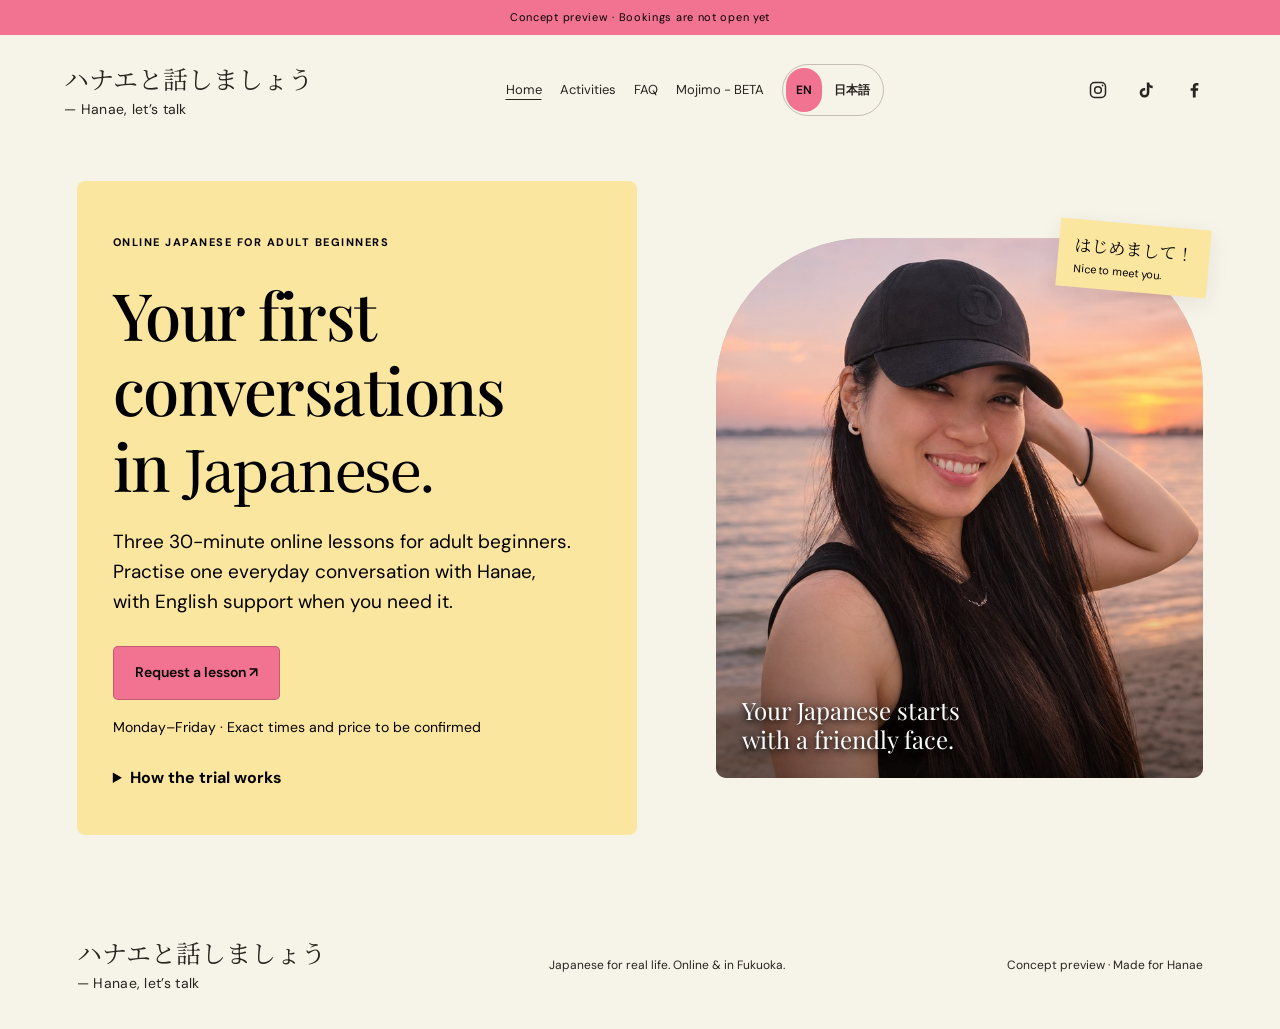
<file: index.html>
<!doctype html>
<html lang="en">
<head>
  <meta charset="utf-8">
  <meta name="viewport" content="width=device-width, initial-scale=1">
  <title>ハナエと話しましょう — Hanae, let’s talk</title>
  <link rel="canonical" href="https://aosugoi.github.io/hanae-lets-talk/short-preview/">
  <script>
    const next = new URL('short-preview/', location.href);
    next.search = location.search;
    if (['#booking', '#lesson-request'].includes(location.hash)) next.hash = location.hash;
    location.replace(next.href);
  </script>
</head>
<body>
  <p><a href="short-preview/">Open Hanae’s website / ハナエのサイトを開く</a></p>
</body>
</html>
</file>
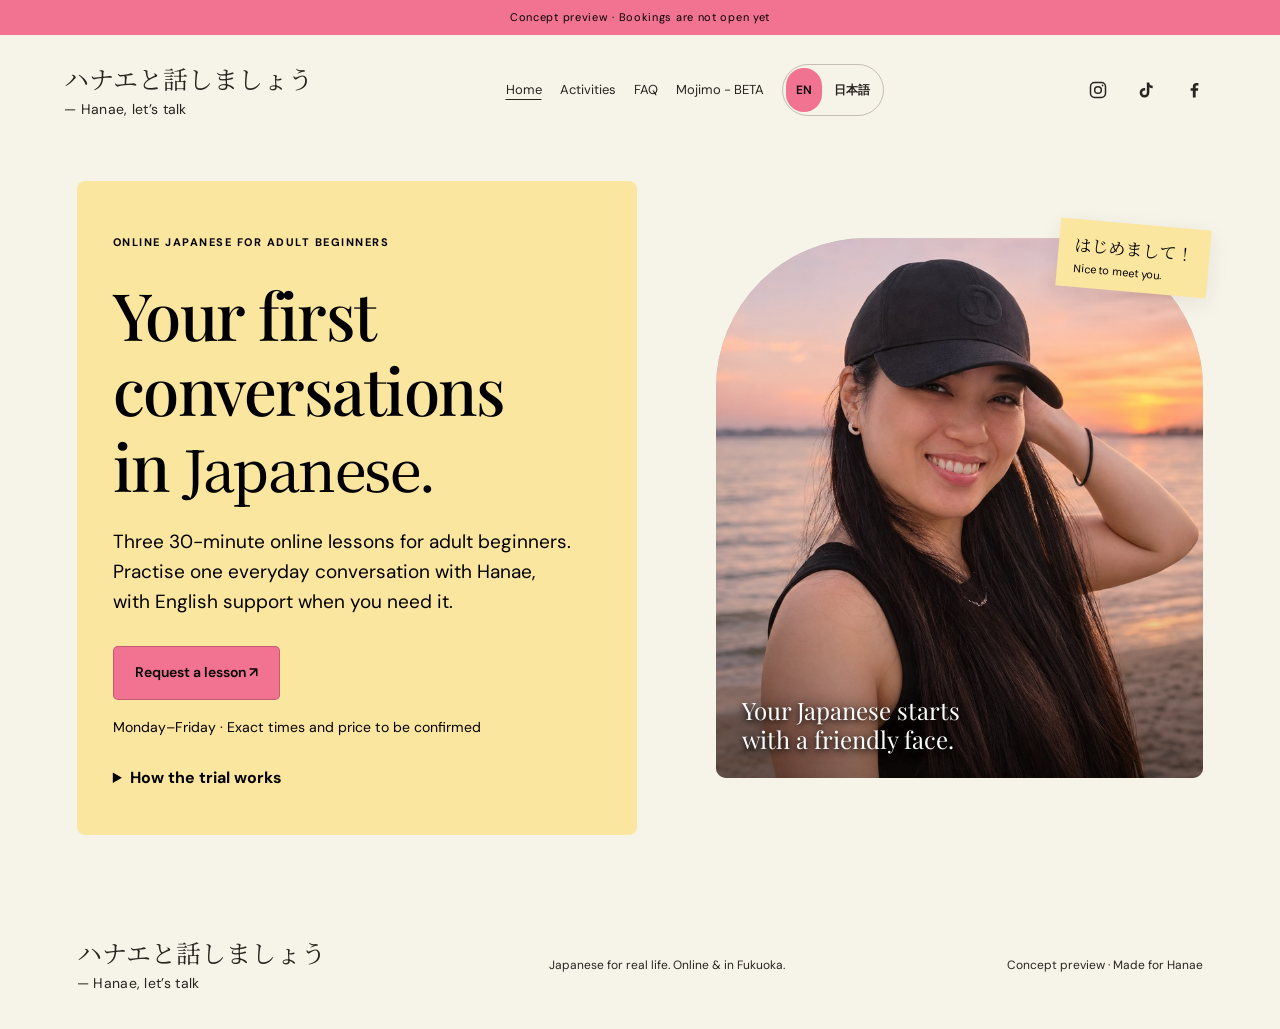
<file: short-preview/index.html>
<!doctype html><html lang="en"><head><meta charset="UTF-8"><meta name="viewport" content="width=device-width,initial-scale=1"><meta name="description" content="Learn everyday Japanese online with Hanae. Start with a three-lesson trial for adult beginners, Monday to Friday."><title>ハナエと話しましょう — Hanae, let’s talk</title><link rel="stylesheet" href="style.css"><style>#request-card summary{cursor:pointer;font-weight:700;font-size:1.25rem}#request-form{display:grid;gap:14px}#request-form label{display:grid;gap:5px}#request-form :is(input,select,textarea){width:100%;box-sizing:border-box;padding:.65em;font:inherit;border:1px solid var(--line);border-radius:6px;background:var(--paper);color:var(--ink)}#request-form button{justify-self:start}</style><script async src="https://www.googletagmanager.com/gtag/js?id=G-5ZSMZ8SYY1"></script>
<script>
  window.dataLayer = window.dataLayer || [];
  function gtag() { dataLayer.push(arguments); }
  gtag('js', new Date());
  gtag('config', 'G-5ZSMZ8SYY1', {
    allow_google_signals: false,
    allow_ad_personalization_signals: false
  });
</script>
</head><body><a data-i18n="skip" href="#main" class="skip-link">Skip to content</a><div data-i18n="preview" class="preview">Concept preview · Bookings are not open yet</div><header id="top" class="compact-header"><a class="brand" href="index.html" aria-label="ハナエと話しましょう — Hanae, let’s talk"><span class="brand-ja" lang="ja">ハナエと話しましょう</span><span class="brand-en" lang="en">— Hanae, let’s talk</span></a><nav aria-label="Main navigation"><a href="index.html" data-i18n="newHome" aria-current="page">Home</a><a href="activities.html" data-i18n="newActivities">Activities</a><a href="faq.html" data-i18n="newFaq">FAQ</a><a href="mojimo.html">Mojimo - BETA</a><div class="language-switch" role="group" aria-label="Website language / 表示言語"><button data-lang="en" lang="en" aria-pressed="true">EN</button><button data-lang="ja" lang="ja" aria-pressed="false">日本語</button></div></nav><div class="header-social">
  <a href="https://www.instagram.com/hanaeletstalk/" target="_blank" rel="noopener noreferrer" aria-label="Instagram">
    <svg viewBox="0 0 24 24" fill="none" stroke="currentColor" stroke-width="1.8" aria-hidden="true" focusable="false"><rect x="3" y="3" width="18" height="18" rx="5"/><circle cx="12" cy="12" r="4"/><circle cx="17.5" cy="6.5" r="1" fill="currentColor" stroke="none"/></svg>
  </a>
  <a href="https://www.tiktok.com/@hanaeletstalk" target="_blank" rel="noopener noreferrer" aria-label="TikTok">
    <svg viewBox="0 0 24 24" fill="currentColor" aria-hidden="true" focusable="false"><path d="M16 3h-3v12.3a2.8 2.8 0 1 1-2.8-2.8h.8v-3h-.8a5.8 5.8 0 1 0 5.8 5.8V8.7a7.2 7.2 0 0 0 4 1.3V7a4 4 0 0 1-4-4Z"/></svg>
  </a>
  <a href="https://www.facebook.com/profile.php?id=61596670970860" target="_blank" rel="noopener noreferrer" aria-label="Facebook">
    <svg viewBox="0 0 24 24" fill="currentColor" aria-hidden="true" focusable="false"><path d="M14 21v-8h2.7l.4-3H14V8c0-.9.3-1.5 1.6-1.5h1.7V3.8c-.3 0-1.3-.1-2.5-.1-2.5 0-4.2 1.5-4.2 4.3v2H8v3h2.6v8H14Z"/></svg>
  </a>
</div></header><main id="main" tabindex="-1"><section class="hero"><div class="hero-copy"><div class="hero-panel">
<p class="eyebrow" data-i18n="heroEyebrow">Online Japanese for adult beginners</p>
<h1 data-i18n="heroTitle">Your first conversations<br>in <em>Japanese.</em></h1>
<p class="lead" data-i18n="newIntro">Three 30-minute online lessons for adult beginners. Practise one everyday conversation with Hanae, with English support when you need it.</p>
<div class="actions"><a id="request-link" href="#booking">Request a lesson ↗</a></div>
<p class="hero-meta" data-i18n="trialAvailability">Monday–Friday · Exact times and price to be confirmed</p>
<details><summary data-i18n="newDetails">How the trial works</summary><p data-i18n="newSteps">Pick a real-life situation, practise it together, then try the conversation on your own with feedback.</p></details>
</div></div><div class="portrait"><img src="../assets/hanae-portrait.jpg" width="750" height="1000" fetchpriority="high" decoding="async" alt="Hanae smiling on a beach at sunset"><span data-i18n="photoLabel" class="photo-label">Your Japanese starts<br>with a friendly face.</span><div class="hello">はじめまして！<small data-i18n="nice" >Nice to meet you.</small></div></div></section></main><footer><a class="brand" href="index.html" aria-label="ハナエと話しましょう — Hanae, let’s talk"><span class="brand-ja" lang="ja">ハナエと話しましょう</span><span class="brand-en" lang="en">— Hanae, let’s talk</span></a><p data-i18n="footerBody" >Japanese for real life. Online & in Fukuoka.</p><span data-i18n="footerNote" >Concept preview · Made for Hanae</span></footer><dialog id="booking" aria-labelledby="request-title"><button id="close" aria-label="Close / 閉じる">×</button><h2 id="request-title" data-request-ja="レッスンを申し込む">Request a lesson</h2><p data-request-ja="日程と料金についてハナエからメールでご連絡します。">Hanae will email you to confirm availability and pricing.</p><div id="intro"><form id="request-form" method="post" target="lesson-receipt-frame" action="https://docs.google.com/forms/d/e/1FAIpQLSckTiIKL6pwCHeR7UictinilkDxiz8F6eCDY5FFqrduzU5HEg/formResponse"><label><span data-i18n="modeLabel">How would you like to meet?</span><select id="mode"><option value="Online" data-i18n="online">Online</option><option value="In Fukuoka" data-i18n="fukuoka">In Fukuoka</option></select></label><label><span data-i18n="goalLabel">What brings you here?</span><select id="goal"><option value="Beginner trial" data-i18n="goalTrial">Three-lesson beginner trial</option><option value="Everyday life in Japan" data-i18n="goal0">Everyday life in Japan</option><option value="Japanese as a parent" data-i18n="goal1">Japanese as a parent</option><option value="Kanji &amp; stories for my child" data-i18n="goal2">Kanji &amp; stories for my child</option><option value="A trip to Japan" data-i18n="goal3">A trip to Japan</option><option value="Anime &amp; fan conversations" data-i18n="goal4">Anime &amp; fan conversations</option><option value="Something else" data-i18n="goal5">Something else</option></select></label><p data-i18n="trialBooking" id="trial-booking-note" hidden>Three 30-minute online lessons, Monday to Friday. Exact times (JST) and price to be confirmed.</p><p data-i18n="kanjiBooking" id="kanji-booking-note" hidden>Children’s kanji: 3–6 p.m. Japan time. Days and session arrangements to be confirmed.</p>
<label><span data-request-ja="お名前">Your name</span><input type="text" name="entry.1528789929" autocomplete="name" maxlength="100" required></label>
<label><span data-request-ja="メールアドレス">Email address</span><input type="email" name="entry.741062618" autocomplete="email" maxlength="254" required></label>
<input type="hidden" name="pageHistory" value="0,1">
<input type="hidden" name="entry.2033060945">
<label><span data-request-ja="タイムゾーン">Time zone</span><input type="text" name="entry.1304090792" autocomplete="off" maxlength="100" required></label>
<label><span data-request-ja="平日の希望時間帯">Preferred weekday times</span><textarea name="entry.62211884" rows="2" maxlength="400" required></textarea></label>
<input type="hidden" name="entry.1332846498" value="English">
<button type="submit" data-request-ja="申し込みを送信 ↗">Send lesson request ↗</button>
</form></div><section id="lesson-receipt" hidden><p role="status" data-request-ja="お申し込みの保存を確認しています…">Checking whether your request was saved…</p><iframe hidden name="lesson-receipt-frame" title="Submission result / 送信結果" style="width:100%;height:280px;border:0"></iframe><button type="button" id="receipt-close" data-request-ja="閉じる">Close</button></section><div id="result" hidden role="status"></div></dialog><script src="app.js"></script><script>
const requestForm=document.getElementById('request-form');
const requestLink=document.getElementById('request-link');
requestLink.dataset.requestJa='レッスンを申し込む ↗';
const requestLabels=[...document.querySelectorAll('[data-request-ja]')].map(node=>[node,node.textContent]);
function translateRequest(){
 const japanese=document.documentElement.lang==='ja';
 for(const [node,english] of requestLabels)node.textContent=japanese?node.dataset.requestJa:english;
 requestForm.elements.namedItem('entry.1332846498').value=japanese?'日本語':'English';
}
new MutationObserver(translateRequest).observe(document.documentElement,{attributeFilter:['lang']});
translateRequest();
requestForm.elements.namedItem('entry.1304090792').value=Intl.DateTimeFormat().resolvedOptions().timeZone||'';
function openRequest(event){
 if(event)event.preventDefault();
 openIntro('Beginner trial','Online');
}
requestLink.classList.add('trial-link');
requestLink.addEventListener('click',openRequest);
const receipt=document.getElementById('lesson-receipt');
document.getElementById('receipt-close').addEventListener('click',()=>dialog.close());
dialog.addEventListener('close',()=>{receipt.hidden=true});
const receiptStatus = receipt.querySelector('[role=status]');
const receiptEndpoint = 'https://script.google.com/macros/s/AKfycbyGMCb6ljfqPUZhcKCdnMHdQ9qKaSEgfFxsxdxBLPNWBWWZczlG9pWhmr1mYUOJP77nNA/exec';

async function confirmSavedRequest(id, japanese) {
 const deadline = Date.now() + 30000;
 while (Date.now() < deadline) {
  try {
   const response = await fetch(receiptEndpoint + '?receipt=' + id, {
    credentials: 'omit',
    cache: 'no-store',
    signal: AbortSignal.timeout(5000),
   });
   if (response.ok && (await response.json()).saved === true) {
    receiptStatus.textContent = japanese
     ? 'レッスンのお申し込みを受け付けました。日程と料金について、ハナエからメールでご連絡します。'
     : 'Your lesson request was received. Hanae will email you about availability and pricing.';
    return;
   }
  } catch {
   // Retry a temporary status lookup failure without resubmitting the form.
  }
  await new Promise(resolve => setTimeout(resolve, 1500));
 }
 receiptStatus.textContent = japanese
  ? '保存を確認できませんでした。確認メールが届いているかご確認ください。'
  : 'We could not verify that your request was saved. Please check your inbox for a confirmation email.';
}

let checkingReceipt = false;
requestForm.addEventListener('submit',event=>{
 event.stopPropagation();
 if (checkingReceipt) {
  event.preventDefault();
  return;
 }
 const id = crypto.randomUUID();
 const japanese = document.documentElement.lang === 'ja';
 requestForm.elements.namedItem('entry.1332846498').value = (japanese ? '日本語' : 'English') + '|' + id;
 receiptStatus.textContent = japanese ? 'お申し込みの保存を確認しています…' : 'Checking whether your request was saved…';
 checkingReceipt = true;
 confirmSavedRequest(id, japanese).finally(() => { checkingReceipt = false; });
 const destination=new URL(requestForm.action);
 destination.searchParams.set('hl',document.documentElement.lang);
 requestForm.action=destination.href;
 receipt.hidden=false;
 el('intro').hidden=true;
 document.getElementById('receipt-close').focus();
 requestForm.elements.namedItem('entry.2033060945').value=el('goal').selectedOptions[0].textContent.trim()+' / '+el('mode').selectedOptions[0].textContent.trim();
});
if(['#lesson-request','#booking'].includes(location.hash))openRequest();
</script></body></html>
</file>
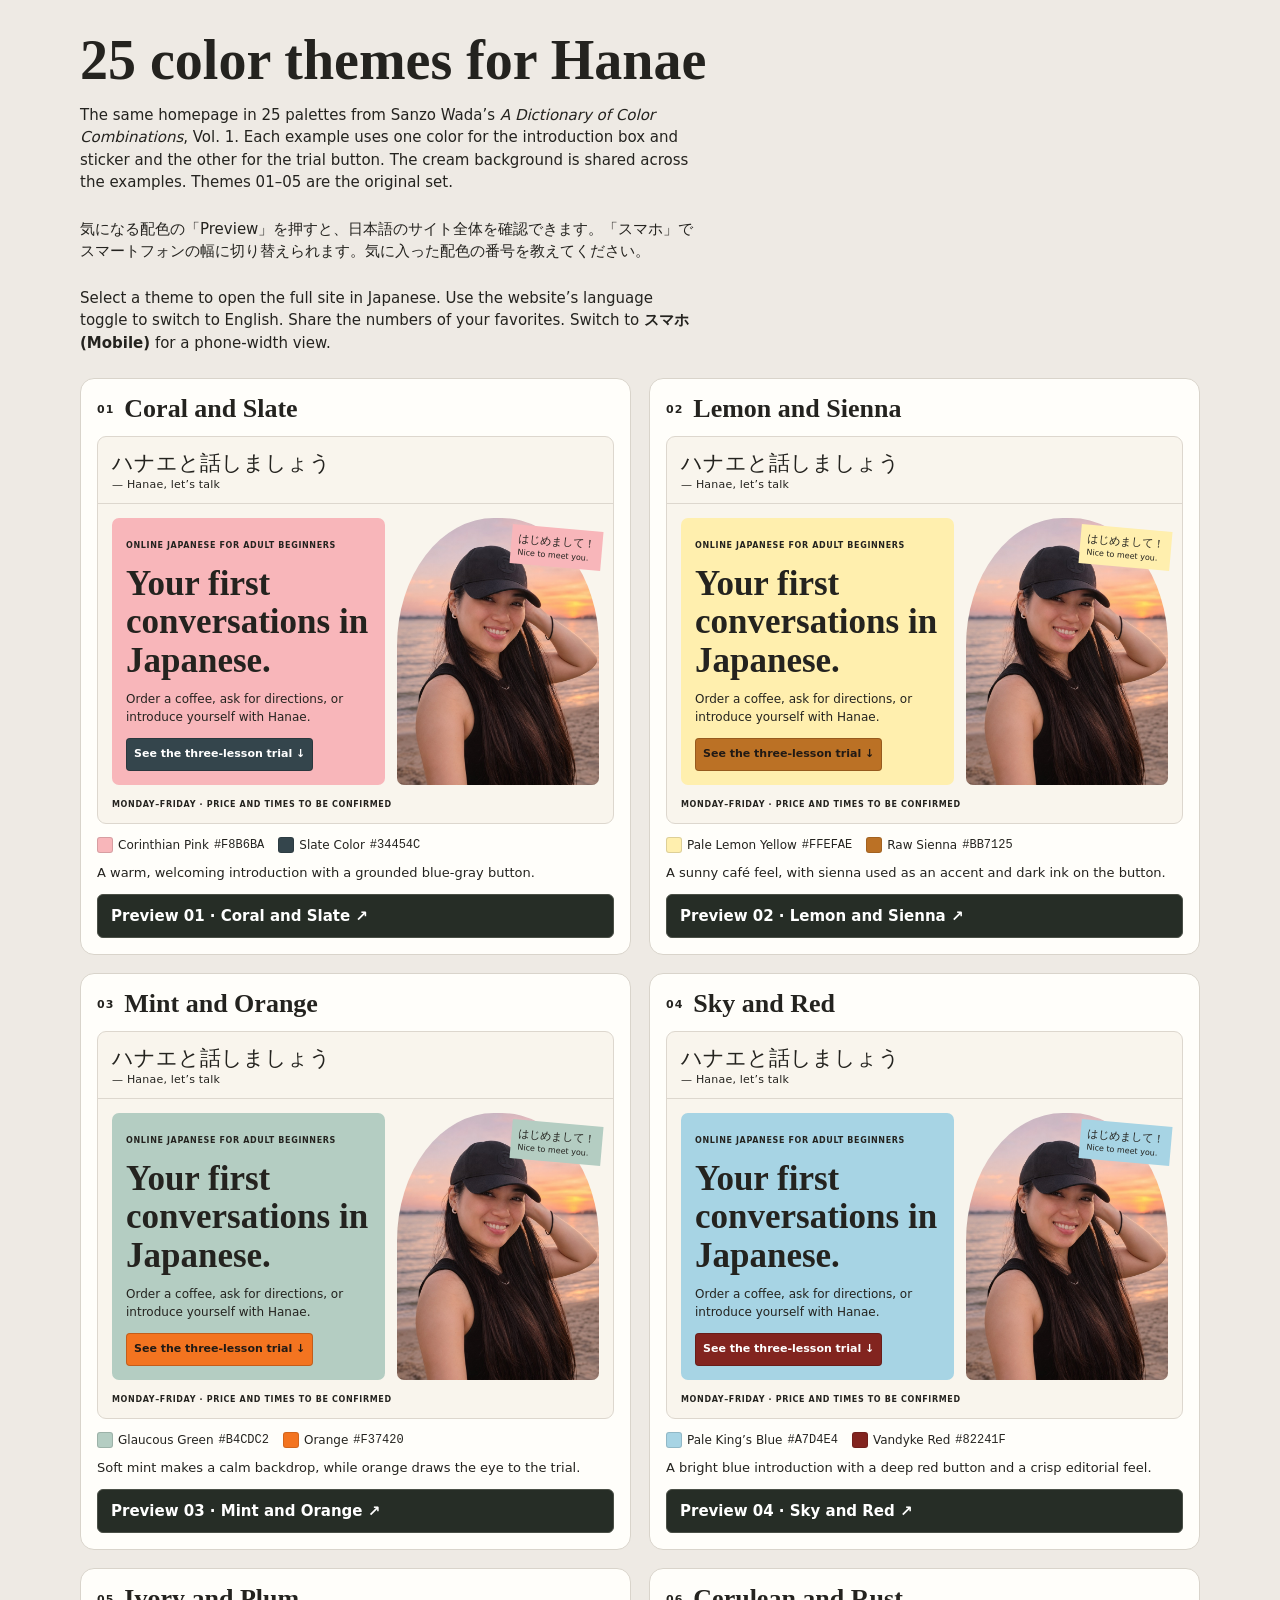
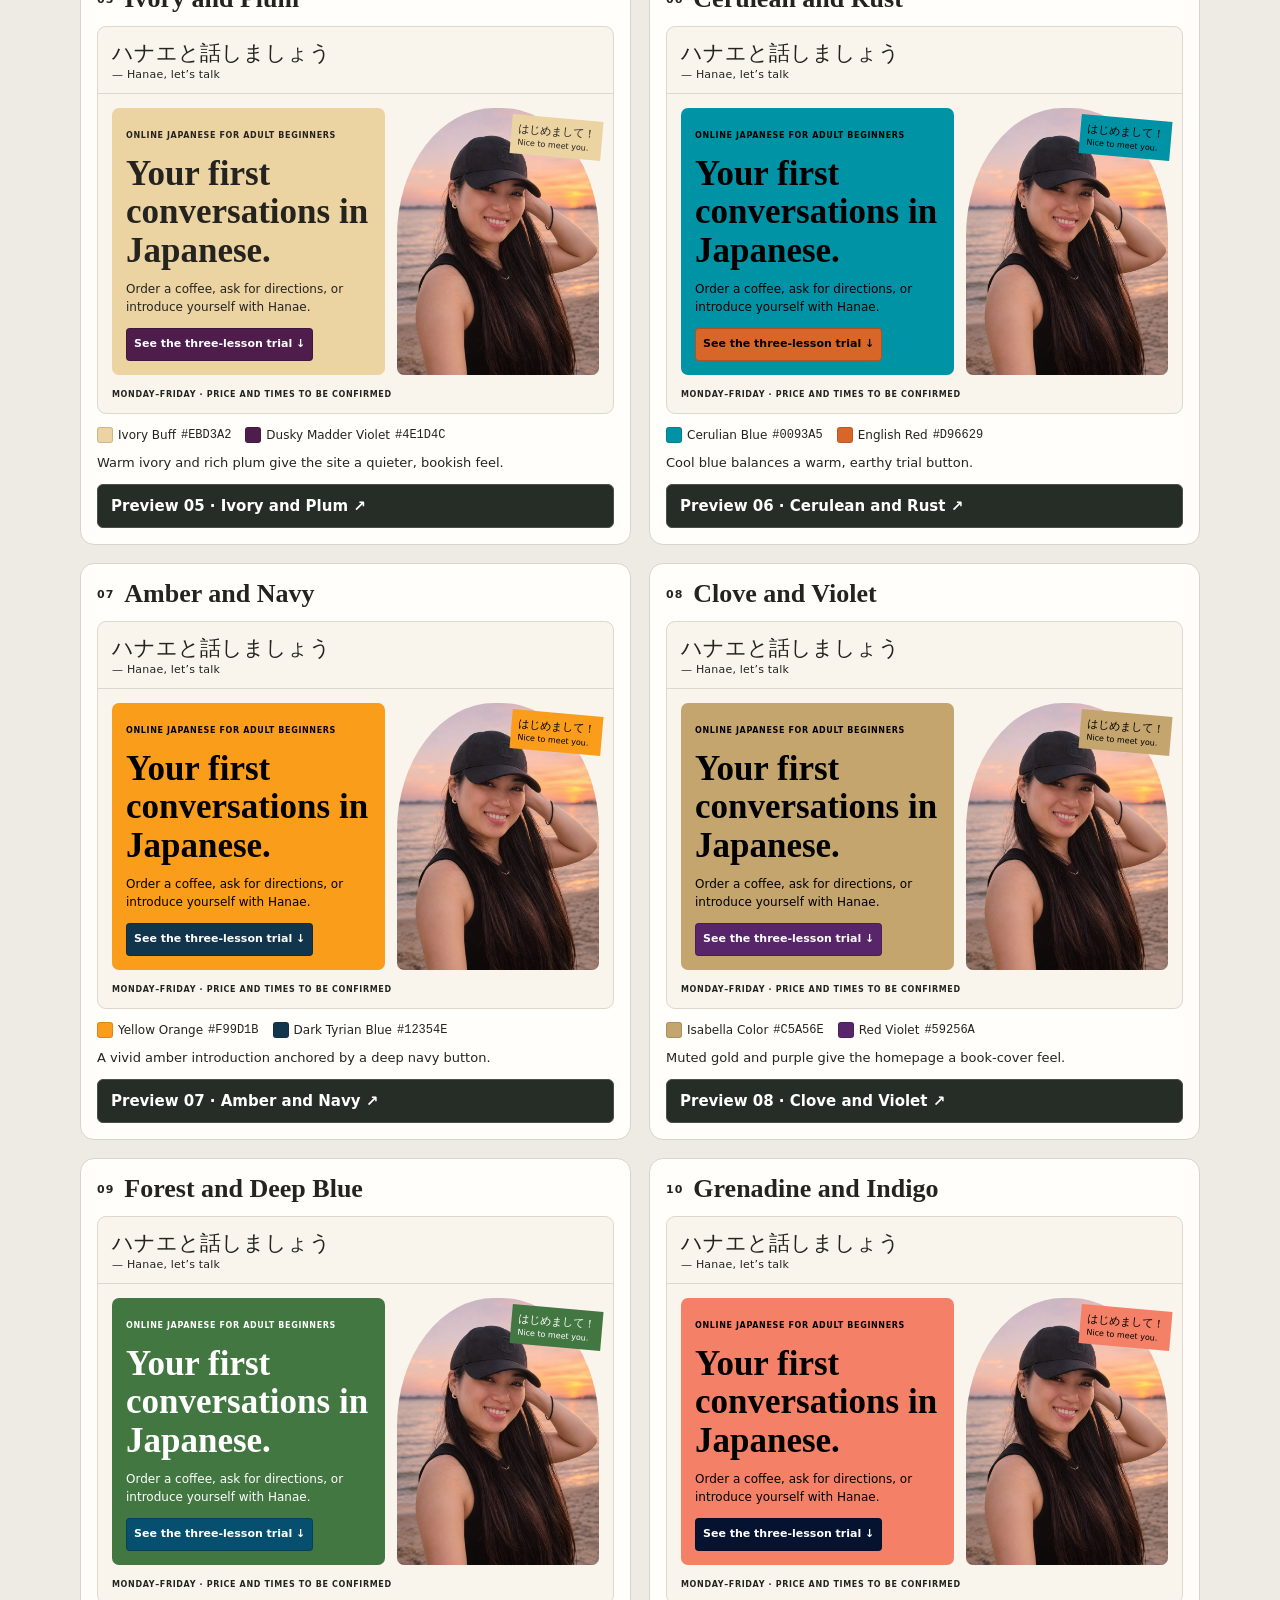
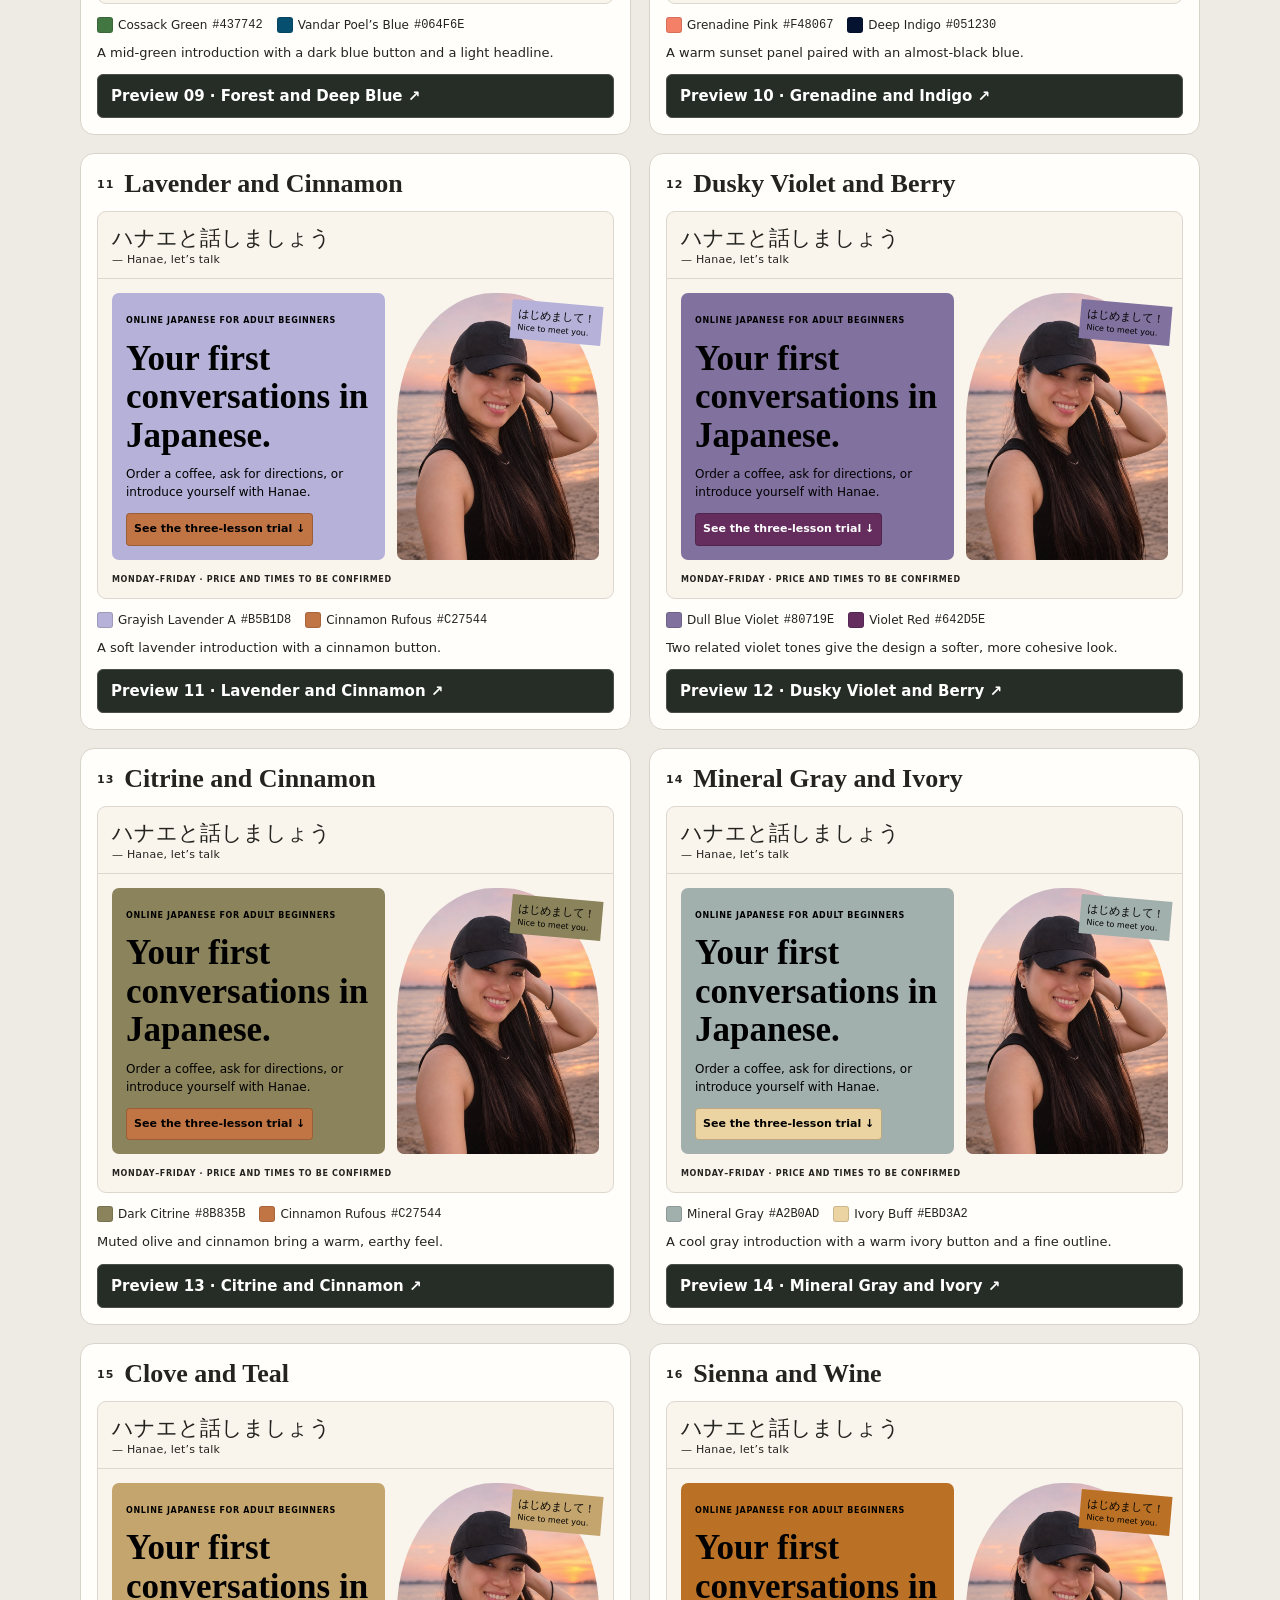
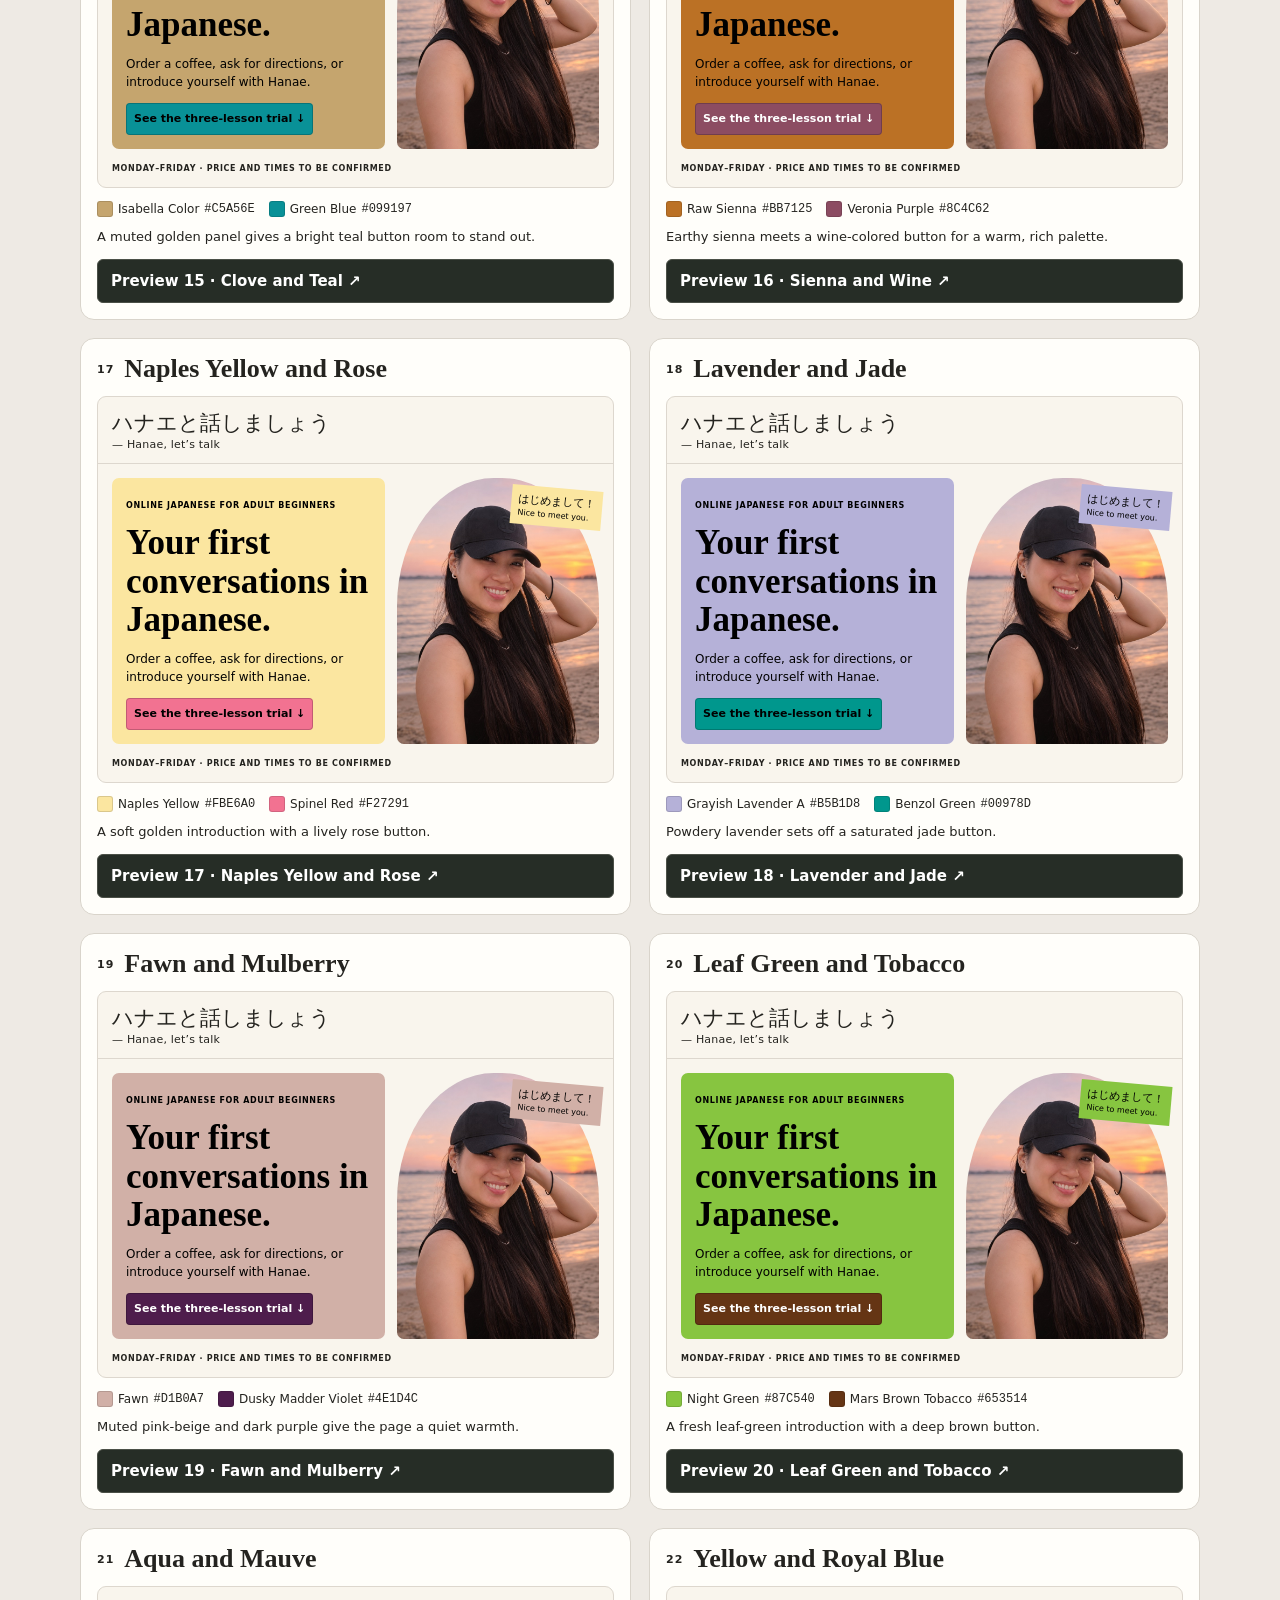
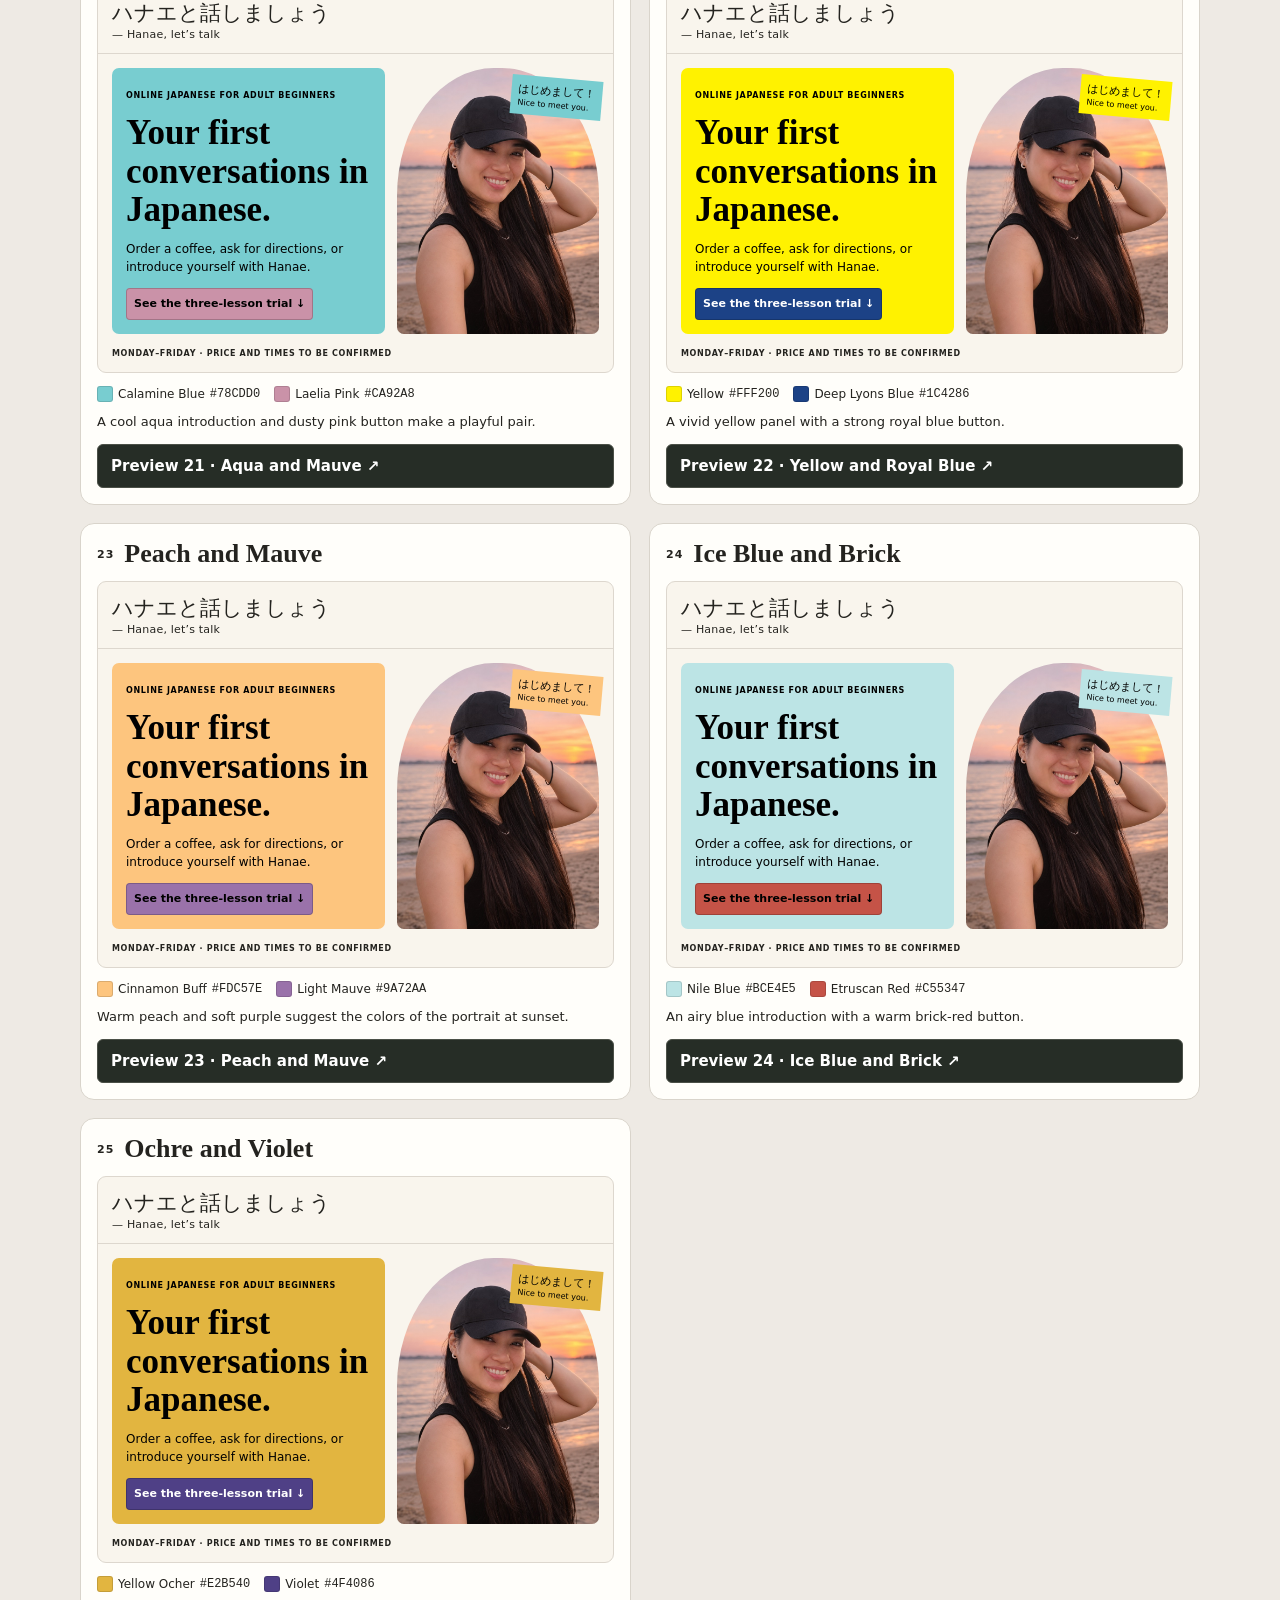
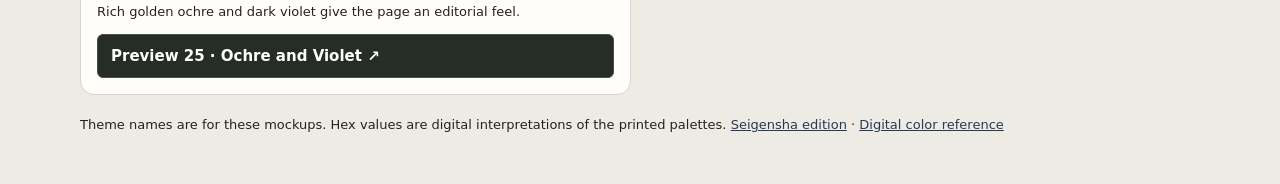
<file: themes.html>
<!doctype html><html lang="en"><meta charset="utf-8"><meta name="viewport" content="width=device-width, initial-scale=1"><title>25 color themes for Hanae</title><style>
*{box-sizing:border-box}body{margin:0;background:#eeeae4;color:#24231f;font:15px/1.5 system-ui,sans-serif}main{max-width:1160px;margin:auto;padding:30px 20px 50px}h1,h2,h3,.brand,.sticker{font-family:Georgia,serif;line-height:1.1}h1{font-size:clamp(32px,6vw,56px);margin:0 0 12px}.intro{max-width:65ch;margin:0 0 24px}.grid{display:grid;grid-template-columns:repeat(2,minmax(0,1fr));gap:18px}article{background:#fffefa;border:1px solid #d9d4cb;border-radius:14px;padding:16px;min-width:0}header{display:flex;align-items:center;gap:10px;margin-bottom:12px}h2{margin:0;font-size:26px}.num{font:700 11px system-ui;letter-spacing:1px}.sample{background:#f9f5ed;border-radius:9px;overflow:hidden;border:1px solid #ddd7ce}.brand{padding:12px 14px;font-size:27px;border-bottom:1px solid #ddd7ce}.brand small{font:10px system-ui;letter-spacing:.09em}.hero{display:grid;grid-template-columns:1.35fr 1fr;gap:12px;padding:14px}.panel{background:var(--a);padding:14px;border-radius:7px}.panel>span:first-child,.hours{font-size:8px;font-weight:700;letter-spacing:.08em}.panel h3{font-size:clamp(21px,3vw,35px);margin:10px 0}.panel p{font-size:12px;margin:0 0 12px}.button{display:inline-block;background:var(--b);color:var(--on-b);padding:8px;border-radius:4px;font-size:11px;font-weight:750}.photo{position:relative;background:center 36%/cover no-repeat var(--portrait);border-radius:48% 48% 7px 7px;min-height:145px}.sticker{position:absolute;right:-3px;top:10px;transform:rotate(5deg);background:var(--a);padding:7px;font-size:11px}.sticker small{display:block;font:8px system-ui;margin-top:4px}.hours{padding:0 14px 12px}.swatches{display:flex;flex-wrap:wrap;gap:8px 14px;margin-top:12px;font-size:12px}.swatches span{display:flex;align-items:center;gap:5px}.swatches i{display:inline-block;width:16px;height:16px;border:1px solid #0002;border-radius:3px}.note{margin:9px 0 0;font-size:13px}footer{margin-top:20px;font-size:13px}a{color:#243b54}@media(max-width:760px){.grid{grid-template-columns:1fr}}@media(max-width:380px){main{padding-inline:12px}article{padding:10px}.hero{padding:9px;gap:8px}.panel{padding:9px}}
body{--portrait:url(assets/hanae-portrait.jpg)}.panel,.sticker{color:var(--on-a,#24231f)}.button{box-shadow:inset 0 0 0 1px #0003}
.open-theme,.preview-toolbar button{font:inherit;cursor:pointer;border:1px solid #4b5047;border-radius:6px;padding:9px 13px;background:#f7f3e9;color:#252923;min-height:44px}
.open-theme{display:block;margin-top:12px;width:100%;text-align:left;font-weight:650;background:#262d26;color:#fff}
.open-theme:hover,.preview-toolbar button[aria-pressed=true]{background:#dde6cf;color:#262d26}
.preview-dialog{width:min(1260px,100%);height:96dvh;max-width:100%;max-height:100%;padding:0;border:0;border-radius:12px;background:#e8e4db;color:#24231f;overflow:hidden}
.preview-dialog::backdrop{background:#171b18aa}
.preview-dialog[open]{display:flex;flex-direction:column}
.preview-toolbar{display:flex;gap:8px;align-items:center;flex-wrap:wrap;padding:10px 14px;background:#fffefa;border-bottom:1px solid #cec8bc}
.preview-toolbar label{display:flex;align-items:center;gap:6px;font-size:13px;font-weight:650}
.preview-toolbar select{max-width:min(240px,64vw);min-height:44px;font:inherit;padding:6px;background:#fffefa;color:inherit}
.preview-toolbar .close-preview{margin-left:auto}
.preview-stage{flex:1;min-height:0;display:flex;justify-content:center;padding:10px}
.preview-stage iframe{display:block;width:100%;height:100%;border:1px solid #cdc7bd;background:white;border-radius:8px}
.preview-stage.mobile iframe{width:min(390px,100%)}
@media(max-width:600px){.preview-dialog{width:100%;height:100dvh;margin:0;border-radius:0}.preview-stage{padding:0}.preview-stage iframe{border:0;border-radius:0}}

.sample .brand{padding:12px 14px;line-height:1.4}.sample .brand>span{display:block;font-size:clamp(14px,3.8vw,21px);overflow-wrap:anywhere}.sample .brand small{display:block;font-size:11px;letter-spacing:.2px}
</style><main><h1>25 color themes for Hanae</h1><p class="intro">The same homepage in 25 palettes from Sanzo Wada’s <em>A Dictionary of Color Combinations</em>, Vol. 1. Each example uses one color for the introduction box and sticker and the other for the trial button. The cream background is shared across the examples. Themes 01–05 are the original set.</p><p class="intro" lang="ja">気になる配色の「Preview」を押すと、日本語のサイト全体を確認できます。「スマホ」でスマートフォンの幅に切り替えられます。気に入った配色の番号を教えてください。</p><p class="intro"> Select a theme to open the full site in Japanese. Use the website’s language toggle to switch to English. Share the numbers of your favorites. Switch to <strong>スマホ (Mobile)</strong> for a phone-width view.</p><div class="grid"><article style="--a:#F8B6BA;--b:#34454C;--on-b: #fff">
<header><span class="num">01</span><h2>Coral and Slate</h2></header>
<div class="sample"><div class="brand"><span lang="ja">ハナエと話しましょう</span><small lang="en">— Hanae, let’s talk</small></div><div class="hero">
<div class="panel"><span>ONLINE JAPANESE FOR ADULT BEGINNERS</span><h3>Your first conversations in Japanese.</h3><p>Order a coffee, ask for directions, or introduce yourself with Hanae.</p><span class="button">See the three-lesson trial ↓</span></div>
<div class="photo" role="img" aria-label="Hanae smiling at the beach"><div class="sticker"><span lang="ja">はじめまして！</span><small>Nice to meet you.</small></div></div>
</div><div class="hours">MONDAY–FRIDAY · PRICE AND TIMES TO BE CONFIRMED</div></div>
<div class="swatches"><span><i style="background:var(--a)"></i>Corinthian Pink <code>#F8B6BA</code></span><span><i style="background:var(--b)"></i>Slate Color <code>#34454C</code></span></div>
<p class="note">A warm, welcoming introduction with a grounded blue-gray button.</p><button type="button" class="open-theme" data-theme="0">Preview 01 · Coral and Slate ↗</button></article><article style="--a:#FFEFAE;--b:#BB7125;--on-b:#211a15">
<header><span class="num">02</span><h2>Lemon and Sienna</h2></header>
<div class="sample"><div class="brand"><span lang="ja">ハナエと話しましょう</span><small lang="en">— Hanae, let’s talk</small></div><div class="hero">
<div class="panel"><span>ONLINE JAPANESE FOR ADULT BEGINNERS</span><h3>Your first conversations in Japanese.</h3><p>Order a coffee, ask for directions, or introduce yourself with Hanae.</p><span class="button">See the three-lesson trial ↓</span></div>
<div class="photo" role="img" aria-label="Hanae smiling at the beach"><div class="sticker"><span lang="ja">はじめまして！</span><small>Nice to meet you.</small></div></div>
</div><div class="hours">MONDAY–FRIDAY · PRICE AND TIMES TO BE CONFIRMED</div></div>
<div class="swatches"><span><i style="background:var(--a)"></i>Pale Lemon Yellow <code>#FFEFAE</code></span><span><i style="background:var(--b)"></i>Raw Sienna <code>#BB7125</code></span></div>
<p class="note">A sunny café feel, with sienna used as an accent and dark ink on the button.</p><button type="button" class="open-theme" data-theme="1">Preview 02 · Lemon and Sienna ↗</button></article><article style="--a:#B4CDC2;--b:#F37420;--on-b:#211a15">
<header><span class="num">03</span><h2>Mint and Orange</h2></header>
<div class="sample"><div class="brand"><span lang="ja">ハナエと話しましょう</span><small lang="en">— Hanae, let’s talk</small></div><div class="hero">
<div class="panel"><span>ONLINE JAPANESE FOR ADULT BEGINNERS</span><h3>Your first conversations in Japanese.</h3><p>Order a coffee, ask for directions, or introduce yourself with Hanae.</p><span class="button">See the three-lesson trial ↓</span></div>
<div class="photo" role="img" aria-label="Hanae smiling at the beach"><div class="sticker"><span lang="ja">はじめまして！</span><small>Nice to meet you.</small></div></div>
</div><div class="hours">MONDAY–FRIDAY · PRICE AND TIMES TO BE CONFIRMED</div></div>
<div class="swatches"><span><i style="background:var(--a)"></i>Glaucous Green <code>#B4CDC2</code></span><span><i style="background:var(--b)"></i>Orange <code>#F37420</code></span></div>
<p class="note">Soft mint makes a calm backdrop, while orange draws the eye to the trial.</p><button type="button" class="open-theme" data-theme="2">Preview 03 · Mint and Orange ↗</button></article><article style="--a:#A7D4E4;--b:#82241F;--on-b: #fff">
<header><span class="num">04</span><h2>Sky and Red</h2></header>
<div class="sample"><div class="brand"><span lang="ja">ハナエと話しましょう</span><small lang="en">— Hanae, let’s talk</small></div><div class="hero">
<div class="panel"><span>ONLINE JAPANESE FOR ADULT BEGINNERS</span><h3>Your first conversations in Japanese.</h3><p>Order a coffee, ask for directions, or introduce yourself with Hanae.</p><span class="button">See the three-lesson trial ↓</span></div>
<div class="photo" role="img" aria-label="Hanae smiling at the beach"><div class="sticker"><span lang="ja">はじめまして！</span><small>Nice to meet you.</small></div></div>
</div><div class="hours">MONDAY–FRIDAY · PRICE AND TIMES TO BE CONFIRMED</div></div>
<div class="swatches"><span><i style="background:var(--a)"></i>Pale King’s Blue <code>#A7D4E4</code></span><span><i style="background:var(--b)"></i>Vandyke Red <code>#82241F</code></span></div>
<p class="note">A bright blue introduction with a deep red button and a crisp editorial feel.</p><button type="button" class="open-theme" data-theme="3">Preview 04 · Sky and Red ↗</button></article><article style="--a:#EBD3A2;--b:#4E1D4C;--on-b: #fff">
<header><span class="num">05</span><h2>Ivory and Plum</h2></header>
<div class="sample"><div class="brand"><span lang="ja">ハナエと話しましょう</span><small lang="en">— Hanae, let’s talk</small></div><div class="hero">
<div class="panel"><span>ONLINE JAPANESE FOR ADULT BEGINNERS</span><h3>Your first conversations in Japanese.</h3><p>Order a coffee, ask for directions, or introduce yourself with Hanae.</p><span class="button">See the three-lesson trial ↓</span></div>
<div class="photo" role="img" aria-label="Hanae smiling at the beach"><div class="sticker"><span lang="ja">はじめまして！</span><small>Nice to meet you.</small></div></div>
</div><div class="hours">MONDAY–FRIDAY · PRICE AND TIMES TO BE CONFIRMED</div></div>
<div class="swatches"><span><i style="background:var(--a)"></i>Ivory Buff <code>#EBD3A2</code></span><span><i style="background:var(--b)"></i>Dusky Madder Violet <code>#4E1D4C</code></span></div>
<p class="note">Warm ivory and rich plum give the site a quieter, bookish feel.</p><button type="button" class="open-theme" data-theme="4">Preview 05 · Ivory and Plum ↗</button></article><article style="--a:#0093A5;--b:#D96629;--on-a:#000000;--on-b:#000000">
<header><span class="num">06</span><h2>Cerulean and Rust</h2></header>
<div class="sample"><div class="brand"><span lang="ja">ハナエと話しましょう</span><small lang="en">— Hanae, let’s talk</small></div><div class="hero">
<div class="panel"><span>ONLINE JAPANESE FOR ADULT BEGINNERS</span><h3>Your first conversations in Japanese.</h3><p>Order a coffee, ask for directions, or introduce yourself with Hanae.</p><span class="button">See the three-lesson trial ↓</span></div>
<div class="photo" role="img" aria-label="Hanae smiling at the beach"><div class="sticker"><span lang="ja">はじめまして！</span><small>Nice to meet you.</small></div></div>
</div><div class="hours">MONDAY–FRIDAY · PRICE AND TIMES TO BE CONFIRMED</div></div>
<div class="swatches"><span><i style="background:var(--a)"></i>Cerulian Blue <code>#0093A5</code></span><span><i style="background:var(--b)"></i>English Red <code>#D96629</code></span></div>
<p class="note">Cool blue balances a warm, earthy trial button.</p><button type="button" class="open-theme" data-theme="5">Preview 06 · Cerulean and Rust ↗</button></article><article style="--a:#F99D1B;--b:#12354E;--on-a:#000000;--on-b:#FFFFFF">
<header><span class="num">07</span><h2>Amber and Navy</h2></header>
<div class="sample"><div class="brand"><span lang="ja">ハナエと話しましょう</span><small lang="en">— Hanae, let’s talk</small></div><div class="hero">
<div class="panel"><span>ONLINE JAPANESE FOR ADULT BEGINNERS</span><h3>Your first conversations in Japanese.</h3><p>Order a coffee, ask for directions, or introduce yourself with Hanae.</p><span class="button">See the three-lesson trial ↓</span></div>
<div class="photo" role="img" aria-label="Hanae smiling at the beach"><div class="sticker"><span lang="ja">はじめまして！</span><small>Nice to meet you.</small></div></div>
</div><div class="hours">MONDAY–FRIDAY · PRICE AND TIMES TO BE CONFIRMED</div></div>
<div class="swatches"><span><i style="background:var(--a)"></i>Yellow Orange <code>#F99D1B</code></span><span><i style="background:var(--b)"></i>Dark Tyrian Blue <code>#12354E</code></span></div>
<p class="note">A vivid amber introduction anchored by a deep navy button.</p><button type="button" class="open-theme" data-theme="6">Preview 07 · Amber and Navy ↗</button></article><article style="--a:#C5A56E;--b:#59256A;--on-a:#000000;--on-b:#FFFFFF">
<header><span class="num">08</span><h2>Clove and Violet</h2></header>
<div class="sample"><div class="brand"><span lang="ja">ハナエと話しましょう</span><small lang="en">— Hanae, let’s talk</small></div><div class="hero">
<div class="panel"><span>ONLINE JAPANESE FOR ADULT BEGINNERS</span><h3>Your first conversations in Japanese.</h3><p>Order a coffee, ask for directions, or introduce yourself with Hanae.</p><span class="button">See the three-lesson trial ↓</span></div>
<div class="photo" role="img" aria-label="Hanae smiling at the beach"><div class="sticker"><span lang="ja">はじめまして！</span><small>Nice to meet you.</small></div></div>
</div><div class="hours">MONDAY–FRIDAY · PRICE AND TIMES TO BE CONFIRMED</div></div>
<div class="swatches"><span><i style="background:var(--a)"></i>Isabella Color <code>#C5A56E</code></span><span><i style="background:var(--b)"></i>Red Violet <code>#59256A</code></span></div>
<p class="note">Muted gold and purple give the homepage a book-cover feel.</p><button type="button" class="open-theme" data-theme="7">Preview 08 · Clove and Violet ↗</button></article><article style="--a:#437742;--b:#064F6E;--on-a:#FFFFFF;--on-b:#FFFFFF">
<header><span class="num">09</span><h2>Forest and Deep Blue</h2></header>
<div class="sample"><div class="brand"><span lang="ja">ハナエと話しましょう</span><small lang="en">— Hanae, let’s talk</small></div><div class="hero">
<div class="panel"><span>ONLINE JAPANESE FOR ADULT BEGINNERS</span><h3>Your first conversations in Japanese.</h3><p>Order a coffee, ask for directions, or introduce yourself with Hanae.</p><span class="button">See the three-lesson trial ↓</span></div>
<div class="photo" role="img" aria-label="Hanae smiling at the beach"><div class="sticker"><span lang="ja">はじめまして！</span><small>Nice to meet you.</small></div></div>
</div><div class="hours">MONDAY–FRIDAY · PRICE AND TIMES TO BE CONFIRMED</div></div>
<div class="swatches"><span><i style="background:var(--a)"></i>Cossack Green <code>#437742</code></span><span><i style="background:var(--b)"></i>Vandar Poel’s Blue <code>#064F6E</code></span></div>
<p class="note">A mid-green introduction with a dark blue button and a light headline.</p><button type="button" class="open-theme" data-theme="8">Preview 09 · Forest and Deep Blue ↗</button></article><article style="--a:#F48067;--b:#051230;--on-a:#000000;--on-b:#FFFFFF">
<header><span class="num">10</span><h2>Grenadine and Indigo</h2></header>
<div class="sample"><div class="brand"><span lang="ja">ハナエと話しましょう</span><small lang="en">— Hanae, let’s talk</small></div><div class="hero">
<div class="panel"><span>ONLINE JAPANESE FOR ADULT BEGINNERS</span><h3>Your first conversations in Japanese.</h3><p>Order a coffee, ask for directions, or introduce yourself with Hanae.</p><span class="button">See the three-lesson trial ↓</span></div>
<div class="photo" role="img" aria-label="Hanae smiling at the beach"><div class="sticker"><span lang="ja">はじめまして！</span><small>Nice to meet you.</small></div></div>
</div><div class="hours">MONDAY–FRIDAY · PRICE AND TIMES TO BE CONFIRMED</div></div>
<div class="swatches"><span><i style="background:var(--a)"></i>Grenadine Pink <code>#F48067</code></span><span><i style="background:var(--b)"></i>Deep Indigo <code>#051230</code></span></div>
<p class="note">A warm sunset panel paired with an almost-black blue.</p><button type="button" class="open-theme" data-theme="9">Preview 10 · Grenadine and Indigo ↗</button></article><article style="--a:#B5B1D8;--b:#C27544;--on-a:#000000;--on-b:#000000">
<header><span class="num">11</span><h2>Lavender and Cinnamon</h2></header>
<div class="sample"><div class="brand"><span lang="ja">ハナエと話しましょう</span><small lang="en">— Hanae, let’s talk</small></div><div class="hero">
<div class="panel"><span>ONLINE JAPANESE FOR ADULT BEGINNERS</span><h3>Your first conversations in Japanese.</h3><p>Order a coffee, ask for directions, or introduce yourself with Hanae.</p><span class="button">See the three-lesson trial ↓</span></div>
<div class="photo" role="img" aria-label="Hanae smiling at the beach"><div class="sticker"><span lang="ja">はじめまして！</span><small>Nice to meet you.</small></div></div>
</div><div class="hours">MONDAY–FRIDAY · PRICE AND TIMES TO BE CONFIRMED</div></div>
<div class="swatches"><span><i style="background:var(--a)"></i>Grayish Lavender A <code>#B5B1D8</code></span><span><i style="background:var(--b)"></i>Cinnamon Rufous <code>#C27544</code></span></div>
<p class="note">A soft lavender introduction with a cinnamon button.</p><button type="button" class="open-theme" data-theme="10">Preview 11 · Lavender and Cinnamon ↗</button></article><article style="--a:#80719E;--b:#642D5E;--on-a:#000000;--on-b:#FFFFFF">
<header><span class="num">12</span><h2>Dusky Violet and Berry</h2></header>
<div class="sample"><div class="brand"><span lang="ja">ハナエと話しましょう</span><small lang="en">— Hanae, let’s talk</small></div><div class="hero">
<div class="panel"><span>ONLINE JAPANESE FOR ADULT BEGINNERS</span><h3>Your first conversations in Japanese.</h3><p>Order a coffee, ask for directions, or introduce yourself with Hanae.</p><span class="button">See the three-lesson trial ↓</span></div>
<div class="photo" role="img" aria-label="Hanae smiling at the beach"><div class="sticker"><span lang="ja">はじめまして！</span><small>Nice to meet you.</small></div></div>
</div><div class="hours">MONDAY–FRIDAY · PRICE AND TIMES TO BE CONFIRMED</div></div>
<div class="swatches"><span><i style="background:var(--a)"></i>Dull Blue Violet <code>#80719E</code></span><span><i style="background:var(--b)"></i>Violet Red <code>#642D5E</code></span></div>
<p class="note">Two related violet tones give the design a softer, more cohesive look.</p><button type="button" class="open-theme" data-theme="11">Preview 12 · Dusky Violet and Berry ↗</button></article><article style="--a:#8B835B;--b:#C27544;--on-a:#000000;--on-b:#000000">
<header><span class="num">13</span><h2>Citrine and Cinnamon</h2></header>
<div class="sample"><div class="brand"><span lang="ja">ハナエと話しましょう</span><small lang="en">— Hanae, let’s talk</small></div><div class="hero">
<div class="panel"><span>ONLINE JAPANESE FOR ADULT BEGINNERS</span><h3>Your first conversations in Japanese.</h3><p>Order a coffee, ask for directions, or introduce yourself with Hanae.</p><span class="button">See the three-lesson trial ↓</span></div>
<div class="photo" role="img" aria-label="Hanae smiling at the beach"><div class="sticker"><span lang="ja">はじめまして！</span><small>Nice to meet you.</small></div></div>
</div><div class="hours">MONDAY–FRIDAY · PRICE AND TIMES TO BE CONFIRMED</div></div>
<div class="swatches"><span><i style="background:var(--a)"></i>Dark Citrine <code>#8B835B</code></span><span><i style="background:var(--b)"></i>Cinnamon Rufous <code>#C27544</code></span></div>
<p class="note">Muted olive and cinnamon bring a warm, earthy feel.</p><button type="button" class="open-theme" data-theme="12">Preview 13 · Citrine and Cinnamon ↗</button></article><article style="--a:#A2B0AD;--b:#EBD3A2;--on-a:#000000;--on-b:#000000">
<header><span class="num">14</span><h2>Mineral Gray and Ivory</h2></header>
<div class="sample"><div class="brand"><span lang="ja">ハナエと話しましょう</span><small lang="en">— Hanae, let’s talk</small></div><div class="hero">
<div class="panel"><span>ONLINE JAPANESE FOR ADULT BEGINNERS</span><h3>Your first conversations in Japanese.</h3><p>Order a coffee, ask for directions, or introduce yourself with Hanae.</p><span class="button">See the three-lesson trial ↓</span></div>
<div class="photo" role="img" aria-label="Hanae smiling at the beach"><div class="sticker"><span lang="ja">はじめまして！</span><small>Nice to meet you.</small></div></div>
</div><div class="hours">MONDAY–FRIDAY · PRICE AND TIMES TO BE CONFIRMED</div></div>
<div class="swatches"><span><i style="background:var(--a)"></i>Mineral Gray <code>#A2B0AD</code></span><span><i style="background:var(--b)"></i>Ivory Buff <code>#EBD3A2</code></span></div>
<p class="note">A cool gray introduction with a warm ivory button and a fine outline.</p><button type="button" class="open-theme" data-theme="13">Preview 14 · Mineral Gray and Ivory ↗</button></article><article style="--a:#C5A56E;--b:#099197;--on-a:#000000;--on-b:#000000">
<header><span class="num">15</span><h2>Clove and Teal</h2></header>
<div class="sample"><div class="brand"><span lang="ja">ハナエと話しましょう</span><small lang="en">— Hanae, let’s talk</small></div><div class="hero">
<div class="panel"><span>ONLINE JAPANESE FOR ADULT BEGINNERS</span><h3>Your first conversations in Japanese.</h3><p>Order a coffee, ask for directions, or introduce yourself with Hanae.</p><span class="button">See the three-lesson trial ↓</span></div>
<div class="photo" role="img" aria-label="Hanae smiling at the beach"><div class="sticker"><span lang="ja">はじめまして！</span><small>Nice to meet you.</small></div></div>
</div><div class="hours">MONDAY–FRIDAY · PRICE AND TIMES TO BE CONFIRMED</div></div>
<div class="swatches"><span><i style="background:var(--a)"></i>Isabella Color <code>#C5A56E</code></span><span><i style="background:var(--b)"></i>Green Blue <code>#099197</code></span></div>
<p class="note">A muted golden panel gives a bright teal button room to stand out.</p><button type="button" class="open-theme" data-theme="14">Preview 15 · Clove and Teal ↗</button></article><article style="--a:#BB7125;--b:#8C4C62;--on-a:#000000;--on-b:#FFFFFF">
<header><span class="num">16</span><h2>Sienna and Wine</h2></header>
<div class="sample"><div class="brand"><span lang="ja">ハナエと話しましょう</span><small lang="en">— Hanae, let’s talk</small></div><div class="hero">
<div class="panel"><span>ONLINE JAPANESE FOR ADULT BEGINNERS</span><h3>Your first conversations in Japanese.</h3><p>Order a coffee, ask for directions, or introduce yourself with Hanae.</p><span class="button">See the three-lesson trial ↓</span></div>
<div class="photo" role="img" aria-label="Hanae smiling at the beach"><div class="sticker"><span lang="ja">はじめまして！</span><small>Nice to meet you.</small></div></div>
</div><div class="hours">MONDAY–FRIDAY · PRICE AND TIMES TO BE CONFIRMED</div></div>
<div class="swatches"><span><i style="background:var(--a)"></i>Raw Sienna <code>#BB7125</code></span><span><i style="background:var(--b)"></i>Veronia Purple <code>#8C4C62</code></span></div>
<p class="note">Earthy sienna meets a wine-colored button for a warm, rich palette.</p><button type="button" class="open-theme" data-theme="15">Preview 16 · Sienna and Wine ↗</button></article><article style="--a:#FBE6A0;--b:#F27291;--on-a:#000000;--on-b:#000000">
<header><span class="num">17</span><h2>Naples Yellow and Rose</h2></header>
<div class="sample"><div class="brand"><span lang="ja">ハナエと話しましょう</span><small lang="en">— Hanae, let’s talk</small></div><div class="hero">
<div class="panel"><span>ONLINE JAPANESE FOR ADULT BEGINNERS</span><h3>Your first conversations in Japanese.</h3><p>Order a coffee, ask for directions, or introduce yourself with Hanae.</p><span class="button">See the three-lesson trial ↓</span></div>
<div class="photo" role="img" aria-label="Hanae smiling at the beach"><div class="sticker"><span lang="ja">はじめまして！</span><small>Nice to meet you.</small></div></div>
</div><div class="hours">MONDAY–FRIDAY · PRICE AND TIMES TO BE CONFIRMED</div></div>
<div class="swatches"><span><i style="background:var(--a)"></i>Naples Yellow <code>#FBE6A0</code></span><span><i style="background:var(--b)"></i>Spinel Red <code>#F27291</code></span></div>
<p class="note">A soft golden introduction with a lively rose button.</p><button type="button" class="open-theme" data-theme="16">Preview 17 · Naples Yellow and Rose ↗</button></article><article style="--a:#B5B1D8;--b:#00978D;--on-a:#000000;--on-b:#000000">
<header><span class="num">18</span><h2>Lavender and Jade</h2></header>
<div class="sample"><div class="brand"><span lang="ja">ハナエと話しましょう</span><small lang="en">— Hanae, let’s talk</small></div><div class="hero">
<div class="panel"><span>ONLINE JAPANESE FOR ADULT BEGINNERS</span><h3>Your first conversations in Japanese.</h3><p>Order a coffee, ask for directions, or introduce yourself with Hanae.</p><span class="button">See the three-lesson trial ↓</span></div>
<div class="photo" role="img" aria-label="Hanae smiling at the beach"><div class="sticker"><span lang="ja">はじめまして！</span><small>Nice to meet you.</small></div></div>
</div><div class="hours">MONDAY–FRIDAY · PRICE AND TIMES TO BE CONFIRMED</div></div>
<div class="swatches"><span><i style="background:var(--a)"></i>Grayish Lavender A <code>#B5B1D8</code></span><span><i style="background:var(--b)"></i>Benzol Green <code>#00978D</code></span></div>
<p class="note">Powdery lavender sets off a saturated jade button.</p><button type="button" class="open-theme" data-theme="17">Preview 18 · Lavender and Jade ↗</button></article><article style="--a:#D1B0A7;--b:#4E1D4C;--on-a:#000000;--on-b:#FFFFFF">
<header><span class="num">19</span><h2>Fawn and Mulberry</h2></header>
<div class="sample"><div class="brand"><span lang="ja">ハナエと話しましょう</span><small lang="en">— Hanae, let’s talk</small></div><div class="hero">
<div class="panel"><span>ONLINE JAPANESE FOR ADULT BEGINNERS</span><h3>Your first conversations in Japanese.</h3><p>Order a coffee, ask for directions, or introduce yourself with Hanae.</p><span class="button">See the three-lesson trial ↓</span></div>
<div class="photo" role="img" aria-label="Hanae smiling at the beach"><div class="sticker"><span lang="ja">はじめまして！</span><small>Nice to meet you.</small></div></div>
</div><div class="hours">MONDAY–FRIDAY · PRICE AND TIMES TO BE CONFIRMED</div></div>
<div class="swatches"><span><i style="background:var(--a)"></i>Fawn <code>#D1B0A7</code></span><span><i style="background:var(--b)"></i>Dusky Madder Violet <code>#4E1D4C</code></span></div>
<p class="note">Muted pink-beige and dark purple give the page a quiet warmth.</p><button type="button" class="open-theme" data-theme="18">Preview 19 · Fawn and Mulberry ↗</button></article><article style="--a:#87C540;--b:#653514;--on-a:#000000;--on-b:#FFFFFF">
<header><span class="num">20</span><h2>Leaf Green and Tobacco</h2></header>
<div class="sample"><div class="brand"><span lang="ja">ハナエと話しましょう</span><small lang="en">— Hanae, let’s talk</small></div><div class="hero">
<div class="panel"><span>ONLINE JAPANESE FOR ADULT BEGINNERS</span><h3>Your first conversations in Japanese.</h3><p>Order a coffee, ask for directions, or introduce yourself with Hanae.</p><span class="button">See the three-lesson trial ↓</span></div>
<div class="photo" role="img" aria-label="Hanae smiling at the beach"><div class="sticker"><span lang="ja">はじめまして！</span><small>Nice to meet you.</small></div></div>
</div><div class="hours">MONDAY–FRIDAY · PRICE AND TIMES TO BE CONFIRMED</div></div>
<div class="swatches"><span><i style="background:var(--a)"></i>Night Green <code>#87C540</code></span><span><i style="background:var(--b)"></i>Mars Brown Tobacco <code>#653514</code></span></div>
<p class="note">A fresh leaf-green introduction with a deep brown button.</p><button type="button" class="open-theme" data-theme="19">Preview 20 · Leaf Green and Tobacco ↗</button></article><article style="--a:#78CDD0;--b:#CA92A8;--on-a:#000000;--on-b:#000000">
<header><span class="num">21</span><h2>Aqua and Mauve</h2></header>
<div class="sample"><div class="brand"><span lang="ja">ハナエと話しましょう</span><small lang="en">— Hanae, let’s talk</small></div><div class="hero">
<div class="panel"><span>ONLINE JAPANESE FOR ADULT BEGINNERS</span><h3>Your first conversations in Japanese.</h3><p>Order a coffee, ask for directions, or introduce yourself with Hanae.</p><span class="button">See the three-lesson trial ↓</span></div>
<div class="photo" role="img" aria-label="Hanae smiling at the beach"><div class="sticker"><span lang="ja">はじめまして！</span><small>Nice to meet you.</small></div></div>
</div><div class="hours">MONDAY–FRIDAY · PRICE AND TIMES TO BE CONFIRMED</div></div>
<div class="swatches"><span><i style="background:var(--a)"></i>Calamine Blue <code>#78CDD0</code></span><span><i style="background:var(--b)"></i>Laelia Pink <code>#CA92A8</code></span></div>
<p class="note">A cool aqua introduction and dusty pink button make a playful pair.</p><button type="button" class="open-theme" data-theme="20">Preview 21 · Aqua and Mauve ↗</button></article><article style="--a:#FFF200;--b:#1C4286;--on-a:#000000;--on-b:#FFFFFF">
<header><span class="num">22</span><h2>Yellow and Royal Blue</h2></header>
<div class="sample"><div class="brand"><span lang="ja">ハナエと話しましょう</span><small lang="en">— Hanae, let’s talk</small></div><div class="hero">
<div class="panel"><span>ONLINE JAPANESE FOR ADULT BEGINNERS</span><h3>Your first conversations in Japanese.</h3><p>Order a coffee, ask for directions, or introduce yourself with Hanae.</p><span class="button">See the three-lesson trial ↓</span></div>
<div class="photo" role="img" aria-label="Hanae smiling at the beach"><div class="sticker"><span lang="ja">はじめまして！</span><small>Nice to meet you.</small></div></div>
</div><div class="hours">MONDAY–FRIDAY · PRICE AND TIMES TO BE CONFIRMED</div></div>
<div class="swatches"><span><i style="background:var(--a)"></i>Yellow <code>#FFF200</code></span><span><i style="background:var(--b)"></i>Deep Lyons Blue <code>#1C4286</code></span></div>
<p class="note">A vivid yellow panel with a strong royal blue button.</p><button type="button" class="open-theme" data-theme="21">Preview 22 · Yellow and Royal Blue ↗</button></article><article style="--a:#FDC57E;--b:#9A72AA;--on-a:#000000;--on-b:#000000">
<header><span class="num">23</span><h2>Peach and Mauve</h2></header>
<div class="sample"><div class="brand"><span lang="ja">ハナエと話しましょう</span><small lang="en">— Hanae, let’s talk</small></div><div class="hero">
<div class="panel"><span>ONLINE JAPANESE FOR ADULT BEGINNERS</span><h3>Your first conversations in Japanese.</h3><p>Order a coffee, ask for directions, or introduce yourself with Hanae.</p><span class="button">See the three-lesson trial ↓</span></div>
<div class="photo" role="img" aria-label="Hanae smiling at the beach"><div class="sticker"><span lang="ja">はじめまして！</span><small>Nice to meet you.</small></div></div>
</div><div class="hours">MONDAY–FRIDAY · PRICE AND TIMES TO BE CONFIRMED</div></div>
<div class="swatches"><span><i style="background:var(--a)"></i>Cinnamon Buff <code>#FDC57E</code></span><span><i style="background:var(--b)"></i>Light Mauve <code>#9A72AA</code></span></div>
<p class="note">Warm peach and soft purple suggest the colors of the portrait at sunset.</p><button type="button" class="open-theme" data-theme="22">Preview 23 · Peach and Mauve ↗</button></article><article style="--a:#BCE4E5;--b:#C55347;--on-a:#000000;--on-b:#000000">
<header><span class="num">24</span><h2>Ice Blue and Brick</h2></header>
<div class="sample"><div class="brand"><span lang="ja">ハナエと話しましょう</span><small lang="en">— Hanae, let’s talk</small></div><div class="hero">
<div class="panel"><span>ONLINE JAPANESE FOR ADULT BEGINNERS</span><h3>Your first conversations in Japanese.</h3><p>Order a coffee, ask for directions, or introduce yourself with Hanae.</p><span class="button">See the three-lesson trial ↓</span></div>
<div class="photo" role="img" aria-label="Hanae smiling at the beach"><div class="sticker"><span lang="ja">はじめまして！</span><small>Nice to meet you.</small></div></div>
</div><div class="hours">MONDAY–FRIDAY · PRICE AND TIMES TO BE CONFIRMED</div></div>
<div class="swatches"><span><i style="background:var(--a)"></i>Nile Blue <code>#BCE4E5</code></span><span><i style="background:var(--b)"></i>Etruscan Red <code>#C55347</code></span></div>
<p class="note">An airy blue introduction with a warm brick-red button.</p><button type="button" class="open-theme" data-theme="23">Preview 24 · Ice Blue and Brick ↗</button></article><article style="--a:#E2B540;--b:#4F4086;--on-a:#000000;--on-b:#FFFFFF">
<header><span class="num">25</span><h2>Ochre and Violet</h2></header>
<div class="sample"><div class="brand"><span lang="ja">ハナエと話しましょう</span><small lang="en">— Hanae, let’s talk</small></div><div class="hero">
<div class="panel"><span>ONLINE JAPANESE FOR ADULT BEGINNERS</span><h3>Your first conversations in Japanese.</h3><p>Order a coffee, ask for directions, or introduce yourself with Hanae.</p><span class="button">See the three-lesson trial ↓</span></div>
<div class="photo" role="img" aria-label="Hanae smiling at the beach"><div class="sticker"><span lang="ja">はじめまして！</span><small>Nice to meet you.</small></div></div>
</div><div class="hours">MONDAY–FRIDAY · PRICE AND TIMES TO BE CONFIRMED</div></div>
<div class="swatches"><span><i style="background:var(--a)"></i>Yellow Ocher <code>#E2B540</code></span><span><i style="background:var(--b)"></i>Violet <code>#4F4086</code></span></div>
<p class="note">Rich golden ochre and dark violet give the page an editorial feel.</p><button type="button" class="open-theme" data-theme="24">Preview 25 · Ochre and Violet ↗</button></article></div><footer>Theme names are for these mockups. Hex values are digital interpretations of the printed palettes. <a href="https://en.seigensha.com/books/978-4-86152-247-5/">Seigensha edition</a> · <a href="https://sanzocolors.com/">Digital color reference</a></footer></main></html>
<dialog id="theme-preview" class="preview-dialog" aria-label="Full website theme preview">
  <div class="preview-toolbar">
    <label>配色 <select id="preview-theme"></select></label>
    <button type="button" data-view="wide" aria-pressed="true">ワイド</button>
    <button type="button" data-view="mobile" aria-pressed="false">スマホ</button>
    <button type="button" class="close-preview">閉じる ×</button>
  </div>
  <div class="preview-stage"><iframe title="Full Hanae website preview"></iframe></div>
</dialog>
<script type="application/json" id="preview-data">{"palettes": [{"name": "Coral and Slate", "panel": "F8B6BA", "accent": "34454C"}, {"name": "Lemon and Sienna", "panel": "FFEFAE", "accent": "BB7125"}, {"name": "Mint and Orange", "panel": "B4CDC2", "accent": "F37420"}, {"name": "Sky and Red", "panel": "A7D4E4", "accent": "82241F"}, {"name": "Ivory and Plum", "panel": "EBD3A2", "accent": "4E1D4C"}, {"name": "Cerulean and Rust", "panel": "0093A5", "accent": "D96629"}, {"name": "Amber and Navy", "panel": "F99D1B", "accent": "12354E"}, {"name": "Clove and Violet", "panel": "C5A56E", "accent": "59256A"}, {"name": "Forest and Deep Blue", "panel": "437742", "accent": "064F6E"}, {"name": "Grenadine and Indigo", "panel": "F48067", "accent": "051230"}, {"name": "Lavender and Cinnamon", "panel": "B5B1D8", "accent": "C27544"}, {"name": "Dusky Violet and Berry", "panel": "80719E", "accent": "642D5E"}, {"name": "Citrine and Cinnamon", "panel": "8B835B", "accent": "C27544"}, {"name": "Mineral Gray and Ivory", "panel": "A2B0AD", "accent": "EBD3A2"}, {"name": "Clove and Teal", "panel": "C5A56E", "accent": "099197"}, {"name": "Sienna and Wine", "panel": "BB7125", "accent": "8C4C62"}, {"name": "Naples Yellow and Rose", "panel": "FBE6A0", "accent": "F27291"}, {"name": "Lavender and Jade", "panel": "B5B1D8", "accent": "00978D"}, {"name": "Fawn and Mulberry", "panel": "D1B0A7", "accent": "4E1D4C"}, {"name": "Leaf Green and Tobacco", "panel": "87C540", "accent": "653514"}, {"name": "Aqua and Mauve", "panel": "78CDD0", "accent": "CA92A8"}, {"name": "Yellow and Royal Blue", "panel": "FFF200", "accent": "1C4286"}, {"name": "Peach and Mauve", "panel": "FDC57E", "accent": "9A72AA"}, {"name": "Ice Blue and Brick", "panel": "BCE4E5", "accent": "C55347"}, {"name": "Ochre and Violet", "panel": "E2B540", "accent": "4F4086"}]}</script><script>
const {palettes} = JSON.parse(document.getElementById('preview-data').textContent);
const dialog = document.getElementById('theme-preview');
const select = document.getElementById('preview-theme');
const frame = dialog.querySelector('iframe');
const stage = dialog.querySelector('.preview-stage');
const viewButtons = dialog.querySelectorAll('[data-view]');
let activeTheme;
const cream = '#f6f3e9';

function luminance(hex) {
  const rgb = hex.match(/[a-f\d]{2}/gi).map(x => parseInt(x, 16) / 255);
  return rgb.reduce((sum, c, i) => sum + [0.2126, 0.7152, 0.0722][i] *
    (c <= 0.04045 ? c / 12.92 : ((c + 0.055) / 1.055) ** 2.4), 0);
}
function ink(hex) {
  return luminance(hex) > 0.179 ? '#000' : '#fff';
}
function themeCss({panel, accent}) {
  return `
    :root{--cream:${cream};--paper:${cream};--ink:#282420;--muted:#504943;--green:#${accent};--lime:#${panel};--on-accent:${ink(accent)};--on-panel:${ink(panel)};--line:#c6bdb2;--warm:color-mix(in srgb,var(--lime) 25%,var(--cream));--butter:var(--warm);--gold:var(--green)}
    .hero-panel,.portrait .hello,.ribbon,.final-cta{background:var(--lime);color:var(--on-panel)}
    .hero-panel>p,.hero-panel .lead,.hero-panel .eyebrow,.hero-panel h1 em,.final-cta p,.final-cta .eyebrow{color:inherit}
    .services,.kanji-section,#anime,.about,.format-grid article,#result,#kanji-booking-note,#trial-booking-note{background:var(--warm)}
    #services .service-card,#services #service-kanji,.anime-note{border-top-color:var(--green)}
    .preview,.practice,.practice>div>p,.practice .eyebrow,.practice .tabs button{color:var(--on-accent)}
    .practice .tabs button{border-color:currentColor}
    .practice .tabs button.active,.audio-player .listen-button.is-playing,.audio-player .slow-button[aria-pressed=true],.quiz-options button.correct{background:var(--lime);color:var(--on-panel);border-color:var(--lime)}
    button,.audio-player .listen-button,.language-switch button[aria-pressed=true],.menu-toggle[aria-expanded=true],.kanji-characters button[aria-pressed=true],.choice-row button[aria-pressed=true],.actions .trial-link,.back-top{color:var(--on-accent)}
    .choice-row button[aria-pressed=true] .favourite-badge{color:inherit}
    header a[aria-current=location]{color:var(--ink);text-decoration:underline}
    .language-switch,.menu-toggle,.kanji-characters button,.choice-row button,.quiz-options button,.audio-player .slow-button{border-color:var(--line)}
    .back-top,.actions .trial-link,button[data-meet]{box-shadow:inset 0 0 0 1px #0003}
  `;
}
function applyTheme() {
  const page = frame.contentDocument;
  if (!activeTheme || !page?.querySelector('.hero-panel')) return;
  let style = page.getElementById('gallery-palette');
  if (!style) {
    style = page.createElement('style');
    style.id = 'gallery-palette';
    page.head.append(style);
  }
  style.textContent = themeCss(activeTheme);
}
frame.addEventListener('load', applyTheme);
function showTheme(index) {
  activeTheme = palettes[index];
  frame.title = 'Hanae website in ' + activeTheme.name;
  if (!frame.hasAttribute('src')) frame.src = './?lang=ja';
  else applyTheme();
}
function setView(view) {
  stage.classList.toggle('mobile', view === 'mobile');
  viewButtons.forEach(button => button.setAttribute('aria-pressed', String(button.dataset.view === view)));
}
palettes.forEach((theme, index) => {
  select.add(new Option(String(index + 1).padStart(2,'0') + ' · ' + theme.name, String(index)));
});
document.querySelectorAll('[data-theme]').forEach(button => button.addEventListener('click', () => {
  select.value = button.dataset.theme;
  if (matchMedia('(max-width: 600px)').matches) setView('mobile');
  dialog.showModal();
  showTheme(Number(select.value));
}));
select.addEventListener('change', () => showTheme(Number(select.value)));
viewButtons.forEach(button => button.addEventListener('click', () => setView(button.dataset.view)));
dialog.querySelector('.close-preview').addEventListener('click', () => dialog.close());
dialog.addEventListener('close', () => {
  frame.removeAttribute('src');
  activeTheme = undefined;
});
</script>
</file>
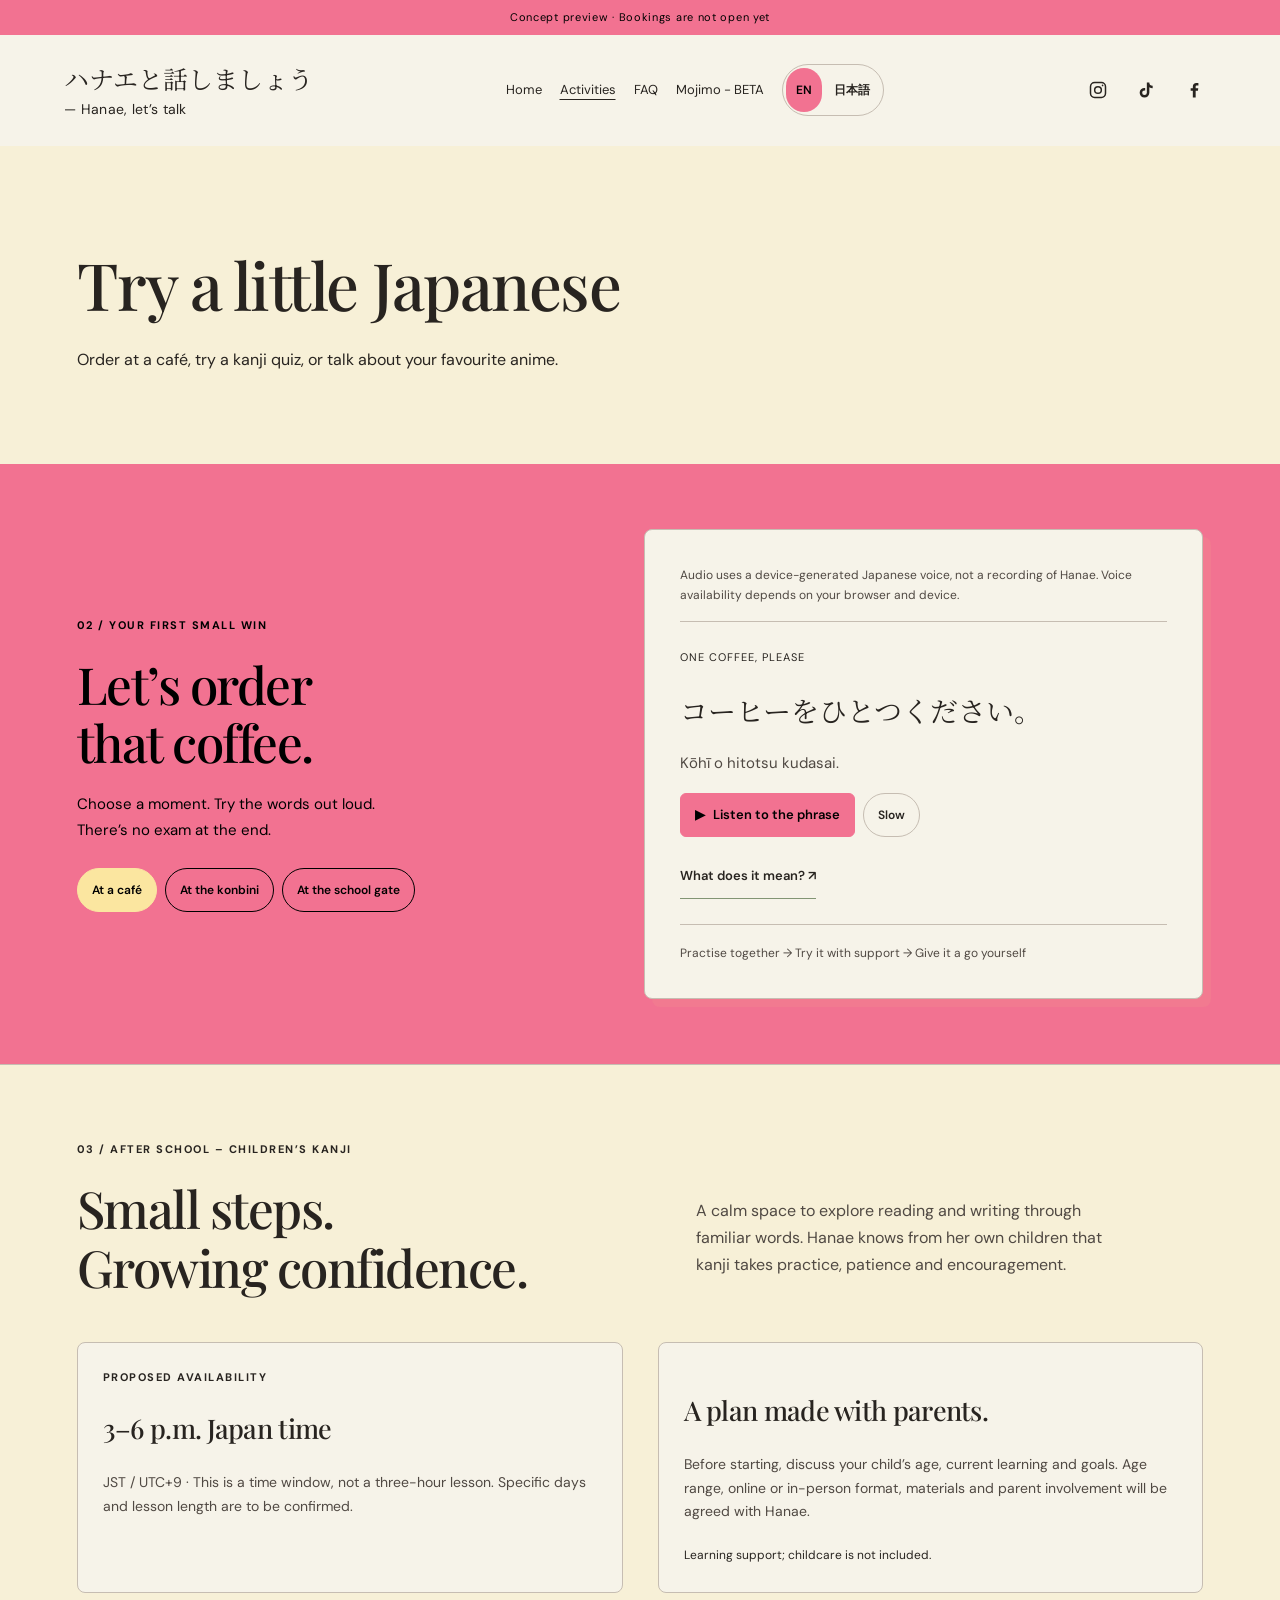
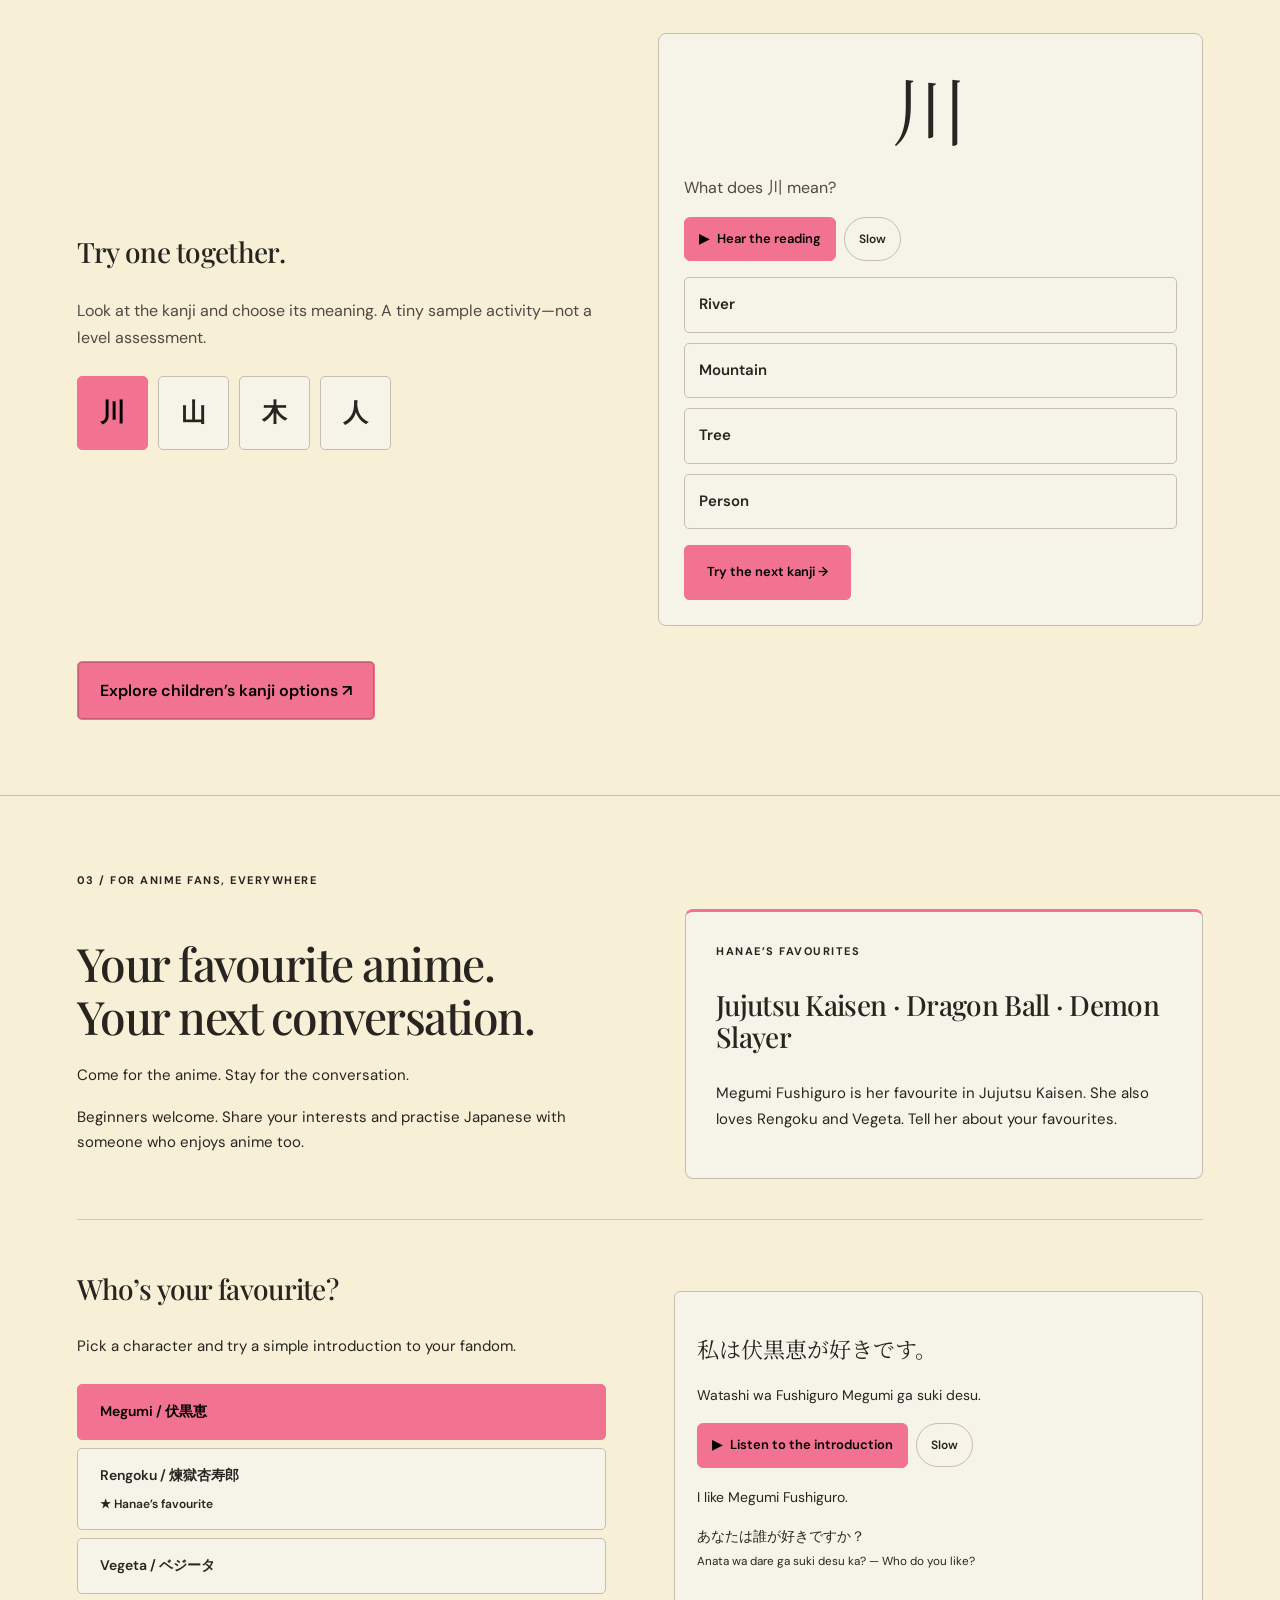
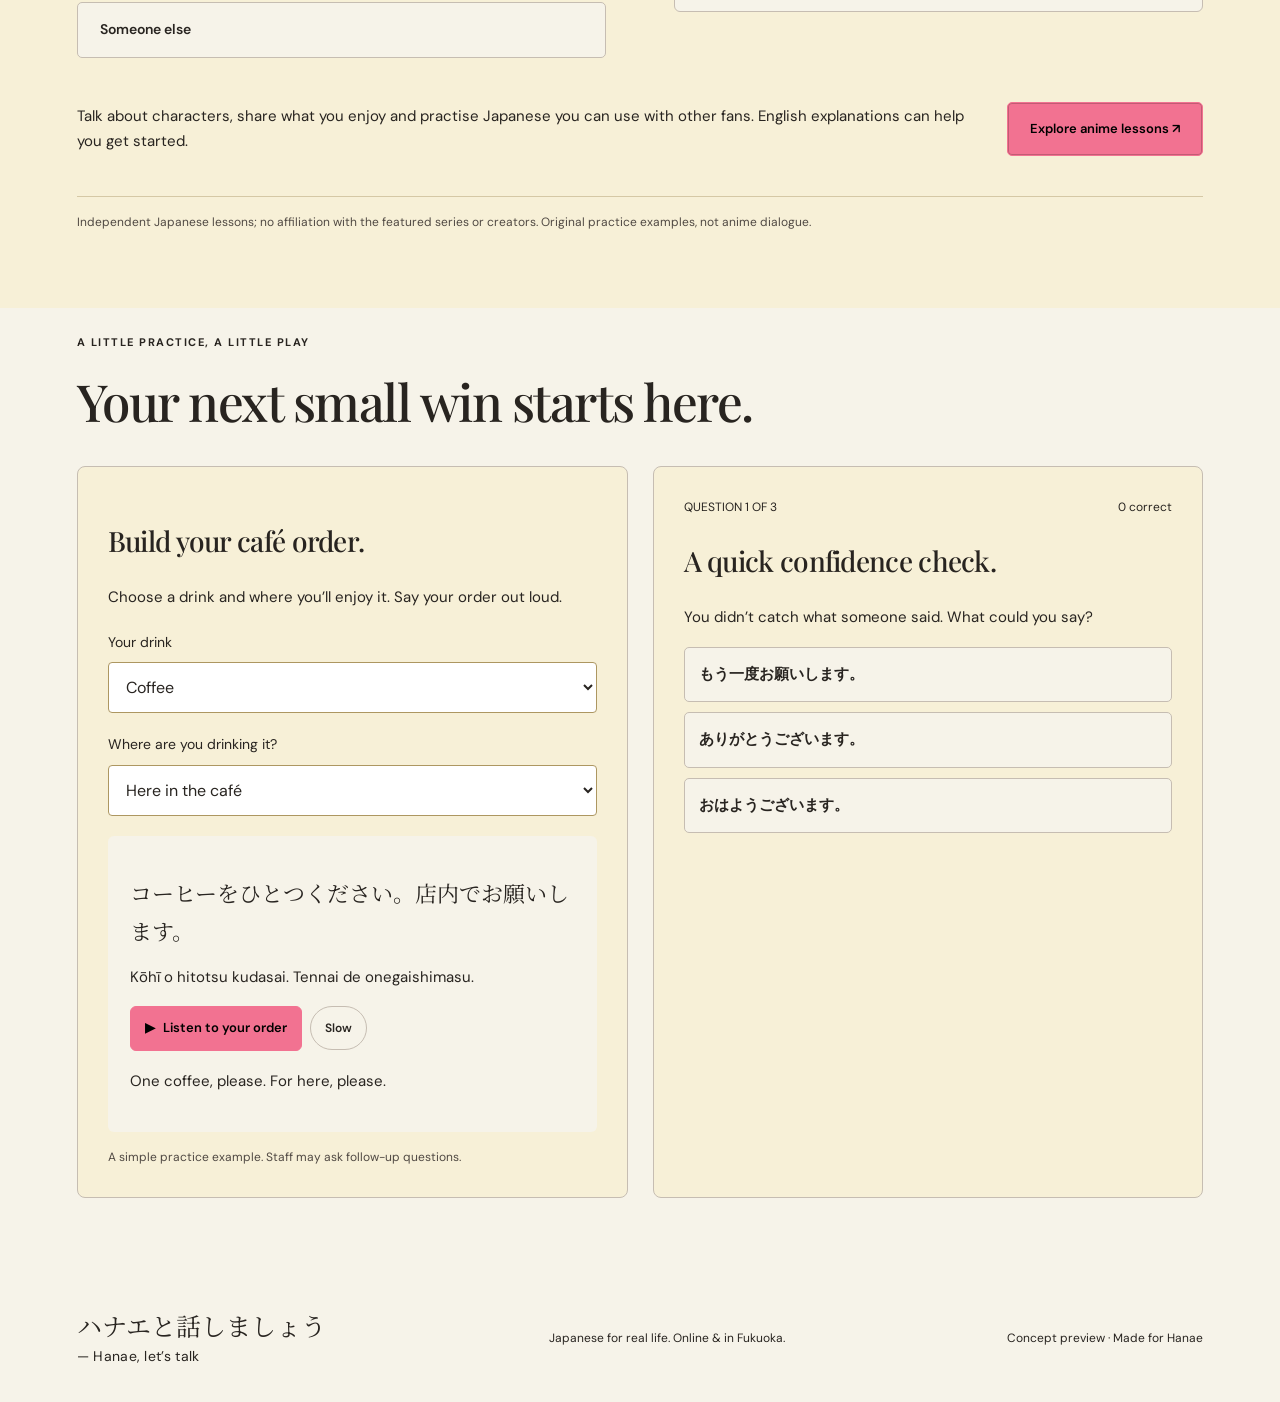
<file: short-preview/activities.html>
<!doctype html><html lang="en"><head><meta charset="UTF-8"><meta name="viewport" content="width=device-width,initial-scale=1"><meta name="description" content="Learn everyday Japanese online with Hanae. Start with a three-lesson trial for adult beginners, Monday to Friday."><title>ハナエと話しましょう — Hanae, let’s talk</title><link rel="stylesheet" href="style.css"><script async src="https://www.googletagmanager.com/gtag/js?id=G-5ZSMZ8SYY1"></script>
<script>
  window.dataLayer = window.dataLayer || [];
  function gtag() { dataLayer.push(arguments); }
  gtag('js', new Date());
  gtag('config', 'G-5ZSMZ8SYY1', {
    allow_google_signals: false,
    allow_ad_personalization_signals: false
  });
</script>
</head><body><a data-i18n="skip" href="#main" class="skip-link">Skip to content</a><div data-i18n="preview" class="preview">Concept preview · Bookings are not open yet</div><header id="top" class="compact-header"><a class="brand" href="index.html" aria-label="ハナエと話しましょう — Hanae, let’s talk"><span class="brand-ja" lang="ja">ハナエと話しましょう</span><span class="brand-en" lang="en">— Hanae, let’s talk</span></a><nav aria-label="Main navigation"><a href="index.html" data-i18n="newHome">Home</a><a href="activities.html" data-i18n="newActivities" aria-current="page">Activities</a><a href="faq.html" data-i18n="newFaq">FAQ</a><a href="mojimo.html">Mojimo - BETA</a><div class="language-switch" role="group" aria-label="Website language / 表示言語"><button data-lang="en" lang="en" aria-pressed="true">EN</button><button data-lang="ja" lang="ja" aria-pressed="false">日本語</button></div></nav><div class="header-social">
  <a href="https://www.instagram.com/hanaeletstalk/" target="_blank" rel="noopener noreferrer" aria-label="Instagram">
    <svg viewBox="0 0 24 24" fill="none" stroke="currentColor" stroke-width="1.8" aria-hidden="true" focusable="false"><rect x="3" y="3" width="18" height="18" rx="5"/><circle cx="12" cy="12" r="4"/><circle cx="17.5" cy="6.5" r="1" fill="currentColor" stroke="none"/></svg>
  </a>
  <a href="https://www.tiktok.com/@hanaeletstalk" target="_blank" rel="noopener noreferrer" aria-label="TikTok">
    <svg viewBox="0 0 24 24" fill="currentColor" aria-hidden="true" focusable="false"><path d="M16 3h-3v12.3a2.8 2.8 0 1 1-2.8-2.8h.8v-3h-.8a5.8 5.8 0 1 0 5.8 5.8V8.7a7.2 7.2 0 0 0 4 1.3V7a4 4 0 0 1-4-4Z"/></svg>
  </a>
  <a href="https://www.facebook.com/profile.php?id=61596670970860" target="_blank" rel="noopener noreferrer" aria-label="Facebook">
    <svg viewBox="0 0 24 24" fill="currentColor" aria-hidden="true" focusable="false"><path d="M14 21v-8h2.7l.4-3H14V8c0-.9.3-1.5 1.6-1.5h1.7V3.8c-.3 0-1.3-.1-2.5-.1-2.5 0-4.2 1.5-4.2 4.3v2H8v3h2.6v8H14Z"/></svg>
  </a>
</div></header><main id="main" tabindex="-1"><section class="section compact-intro"><h1 data-i18n="newActivitiesTitle">Try a little Japanese</h1><p data-i18n="newActivitiesLead">Order at a café, try a kanji quiz, or talk about your favourite anime.</p></section><section class="practice" id="practice"><div><div data-i18n="practiceEy" class="eyebrow">02 / YOUR FIRST SMALL WIN</div><h2 data-i18n="practiceTitle" >Let’s order<br>that coffee.</h2><p data-i18n="practiceBody" >Choose a moment. Try the words out loud.<br>There’s no exam at the end.</p><div class="tabs" role="group" aria-label="Practice situation / 練習する場面"><button data-scene="coffee" class="active" aria-pressed="true"><span data-i18n="scenecoffee">At a café</span></button><button data-scene="store" class="" aria-pressed="false"><span data-i18n="scenestore">At the konbini</span></button><button data-scene="school" class="" aria-pressed="false"><span data-i18n="sceneschool">At the school gate</span></button></div></div><div class="phrase"><p data-i18n="audioNote" class="audio-note">Audio uses a device-generated Japanese voice, not a recording of Hanae. Voice availability depends on your browser and device.</p><span id="phrase-label" class="phrase-label"></span><p id="japanese" lang="ja"></p><p id="romaji"></p><div class="audio-player" data-player="phrase"><div class="audio-actions"><button type="button" class="listen-button" data-speech="phrase" aria-pressed="false"><span aria-hidden="true">▶</span> <span data-i18n="listenphrase" >Listen to the phrase</span></button><button type="button" class="slow-button" data-slow="phrase" aria-pressed="false"><span data-i18n="slowphrase" >Slow</span></button></div><p class="audio-status" role="status" aria-live="polite"></p></div><button id="reveal"></button><p id="translation" hidden></p><div data-i18n="practiceSteps" class="phrase-note">Practise together → Try it with support → Give it a go yourself</div></div></section><section class="section kanji-section" id="kanji"><div data-i18n="kanjiEy" class="eyebrow">03 / AFTER SCHOOL – CHILDREN’S KANJI</div><div class="section-top"><h2 data-i18n="kanjiHeading" >Small steps.<br>Growing confidence.</h2><p data-i18n="kanjiIntro" >A calm space to explore reading and writing through familiar words. Hanae knows from her own children that kanji takes practice, patience and encouragement.</p></div><div class="kanji-info"><div><div data-i18n="kanjiTimeLabel" class="eyebrow">PROPOSED AVAILABILITY</div><h3 data-i18n="kanjiTime" >3–6 p.m. Japan time</h3><p data-i18n="kanjiTimeNote" >JST / UTC+9 · This is a time window, not a three-hour lesson. Specific days and lesson length are to be confirmed.</p></div><div><h3 data-i18n="parentTitle" >A plan made with parents.</h3><p data-i18n="parentBody" >Before starting, discuss your child’s age, current learning and goals. Age range, online or in-person format, materials and parent involvement will be agreed with Hanae.</p><small data-i18n="childcareNote" >Learning support; childcare is not included.</small></div></div><div class="kanji-game"><div><h3 data-i18n="kanjiTry" >Try one together.</h3><p data-i18n="kanjiTryBody" >Look at the kanji and choose its meaning. A tiny sample activity—not a level assessment.</p><div class="kanji-characters" role="group" aria-label="Choose a kanji / 漢字を選ぶ"><button data-kanji="0" aria-pressed="true" lang="ja">川</button><button data-kanji="1" aria-pressed="false" lang="ja">山</button><button data-kanji="2" aria-pressed="false" lang="ja">木</button><button data-kanji="3" aria-pressed="false" lang="ja">人</button></div></div><div class="kanji-challenge"><div id="kanji-symbol" lang="ja" aria-hidden="true">川</div><p id="kanji-prompt"></p><div class="audio-player" data-player="kanji"><div class="audio-actions"><button type="button" class="listen-button" data-speech="kanji" aria-pressed="false"><span aria-hidden="true">▶</span> <span data-i18n="listenkanji" >Hear the reading</span></button><button type="button" class="slow-button" data-slow="kanji" aria-pressed="false"><span data-i18n="slowkanji" >Slow</span></button></div><p class="audio-status" role="status" aria-live="polite"></p></div><div id="kanji-options" class="quiz-options"></div><p id="kanji-feedback" role="status" aria-live="polite"></p><button id="kanji-next" type="button"></button></div></div><button data-meet data-goal="Kanji & stories for my child"><span data-i18n="kanjiExplore" >Explore children’s kanji options ↗</span></button></section><section class="section anime" id="anime"><div data-i18n="animeEy" class="eyebrow">03 / FOR ANIME FANS, EVERYWHERE</div><div class="anime-intro"><div><h2 data-i18n="animeTitle" >Your favourite anime.<br>Your next conversation.</h2><p data-i18n="animeLead" class="large">Come for the anime. Stay for the conversation.</p><p data-i18n="animeIntro" >Beginners welcome. Share your interests and practise Japanese with someone who enjoys anime too.</p></div><div class="anime-note"><div data-i18n="favesEy" class="eyebrow">HANAE’S FAVOURITES</div><h3 data-i18n="series" >Jujutsu Kaisen · Dragon Ball · Demon Slayer</h3><p data-i18n="favesBody" >Megumi Fushiguro is her favourite in Jujutsu Kaisen. She also loves Rengoku and Vegeta. Tell her about your favourites.</p></div></div><div class="anime-practice"><div><h3 data-i18n="who" >Who’s your favourite?</h3><p data-i18n="pick" >Pick a character and try a simple introduction to your fandom.</p><div class="choice-row" role="group" aria-label="Favourite character / 好きなキャラクター"><button data-character="megumi" aria-pressed="true"><span data-i18n="charmegumi">Megumi / 伏黒恵</span></button><button data-character="rengoku" aria-pressed="false"><span data-i18n="charrengoku">Rengoku / 煉獄杏寿郎</span><span data-i18n="badge" class="favourite-badge">★ Hanae’s favourite</span></button><button data-character="vegeta" aria-pressed="false"><span data-i18n="charvegeta">Vegeta / ベジータ</span></button><button data-character="other" aria-pressed="false"><span data-i18n="charother">Someone else</span></button></div></div><div class="order-output" aria-live="polite"><p id="fan-ja" lang="ja"></p><p id="fan-romaji"></p><div class="audio-player" data-player="fan"><div class="audio-actions"><button type="button" class="listen-button" data-speech="fan" aria-pressed="false"><span aria-hidden="true">▶</span> <span data-i18n="listenfan" >Listen to the introduction</span></button><button type="button" class="slow-button" data-slow="fan" aria-pressed="false"><span data-i18n="slowfan" >Slow</span></button></div><p class="audio-status" role="status" aria-live="polite"></p></div><p id="fan-en"></p><p data-i18n="fanQuestion" >あなたは誰が好きですか？<br><small>Anata wa dare ga suki desu ka? — Who do you like?</small></p></div></div><div class="anime-bottom"><p data-i18n="animeBody" >Talk about characters, share what you enjoy and practise Japanese you can use with other fans. English explanations can help you get started.</p><button data-meet data-goal="Anime & fan conversations"><span data-i18n="animeCta">Talk anime with Hanae ↗</span></button></div><small data-i18n="animeNote" class="anime-disclaimer">Independent Japanese lessons; no affiliation with the featured series or creators. Original practice examples, not anime dialogue.</small></section><section class="section playground"><div data-i18n="playEy" class="eyebrow">A LITTLE PRACTICE, A LITTLE PLAY</div><h2 data-i18n="playTitle" >Your next small win starts here.</h2><div class="format-grid"><article><h3 data-i18n="orderTitle" >Build your café order.</h3><p data-i18n="orderBody" >Choose a drink and where you’ll enjoy it. Say your order out loud.</p><label><span data-i18n="drinkLabel">Your drink</span><select id="drink"><option value="coffee" data-i18n="coffee">Coffee</option><option value="tea" data-i18n="tea">Black tea</option></select></label><label><span data-i18n="placeLabel">Where are you drinking it?</span><select id="place"><option value="here" data-i18n="here">Here in the café</option><option value="away" data-i18n="away">Taking it with me</option></select></label><div class="order-output" aria-live="polite"><p id="order-ja" lang="ja"></p><p id="order-romaji"></p><div class="audio-player" data-player="order"><div class="audio-actions"><button type="button" class="listen-button" data-speech="order" aria-pressed="false"><span aria-hidden="true">▶</span> <span data-i18n="listenorder" >Listen to your order</span></button><button type="button" class="slow-button" data-slow="order" aria-pressed="false"><span data-i18n="sloworder" >Slow</span></button></div><p class="audio-status" role="status" aria-live="polite"></p></div><p id="order-en"></p></div><small data-i18n="orderNote" >A simple practice example. Staff may ask follow-up questions.</small></article><article><div class="quiz-top"><span id="quiz-progress"></span><span id="quiz-score"></span></div><h3 data-i18n="quizTitle" >A quick confidence check.</h3><p id="quiz-question"></p><div id="quiz-options" class="quiz-options"></div><p id="quiz-feedback" aria-live="polite"></p><div id="quiz-audio" hidden><div class="audio-player" data-player="quiz"><div class="audio-actions"><button type="button" class="listen-button" data-speech="quiz" aria-pressed="false"><span aria-hidden="true">▶</span> <span data-i18n="listenquiz" >Listen to the answer</span></button><button type="button" class="slow-button" data-slow="quiz" aria-pressed="false"><span data-i18n="slowquiz" >Slow</span></button></div><p class="audio-status" role="status" aria-live="polite"></p></div></div><button id="quiz-next" hidden></button></article></div></section></main><footer><a class="brand" href="index.html" aria-label="ハナエと話しましょう — Hanae, let’s talk"><span class="brand-ja" lang="ja">ハナエと話しましょう</span><span class="brand-en" lang="en">— Hanae, let’s talk</span></a><p data-i18n="footerBody" >Japanese for real life. Online & in Fukuoka.</p><span data-i18n="footerNote" >Concept preview · Made for Hanae</span></footer><dialog id="booking"><button id="close" aria-label="Close / 閉じる">×</button><div data-i18n="bookingEy" class="eyebrow">A FIRST HELLO</div><h2 data-i18n="bookingTitle" >Meet Hanae.</h2><p data-i18n="bookingBody" >This is a preview of the introduction flow. No booking or message will be sent.</p><form id="intro"><label><span data-i18n="modeLabel">How would you like to meet?</span><select id="mode"><option value="Online" data-i18n="online">Online</option><option value="In Fukuoka" data-i18n="fukuoka">In Fukuoka</option></select></label><label><span data-i18n="goalLabel">What brings you here?</span><select id="goal"><option value="Beginner trial" data-i18n="goalTrial">Three-lesson beginner trial</option><option value="Everyday life in Japan" data-i18n="goal0">Everyday life in Japan</option><option value="Japanese as a parent" data-i18n="goal1">Japanese as a parent</option><option value="Kanji &amp; stories for my child" data-i18n="goal2">Kanji &amp; stories for my child</option><option value="A trip to Japan" data-i18n="goal3">A trip to Japan</option><option value="Anime &amp; fan conversations" data-i18n="goal4">Anime &amp; fan conversations</option><option value="Something else" data-i18n="goal5">Something else</option></select></label><p data-i18n="trialBooking" id="trial-booking-note" hidden>Three 30-minute online lessons, Monday to Friday. Exact times (JST) and price to be confirmed.</p><p data-i18n="kanjiBooking" id="kanji-booking-note" hidden>Children’s kanji: 3–6 p.m. Japan time. Days and session arrangements to be confirmed.</p><button type="submit"><span data-i18n="submit">Preview my introduction ↗</span></button></form><div id="result" hidden role="status"></div><small data-i18n="bookingNote" >Bookings will open after Hanae confirms the details and availability.</small></dialog><script src="app.js?v=hanae-ki-7"></script></body></html>
</file>
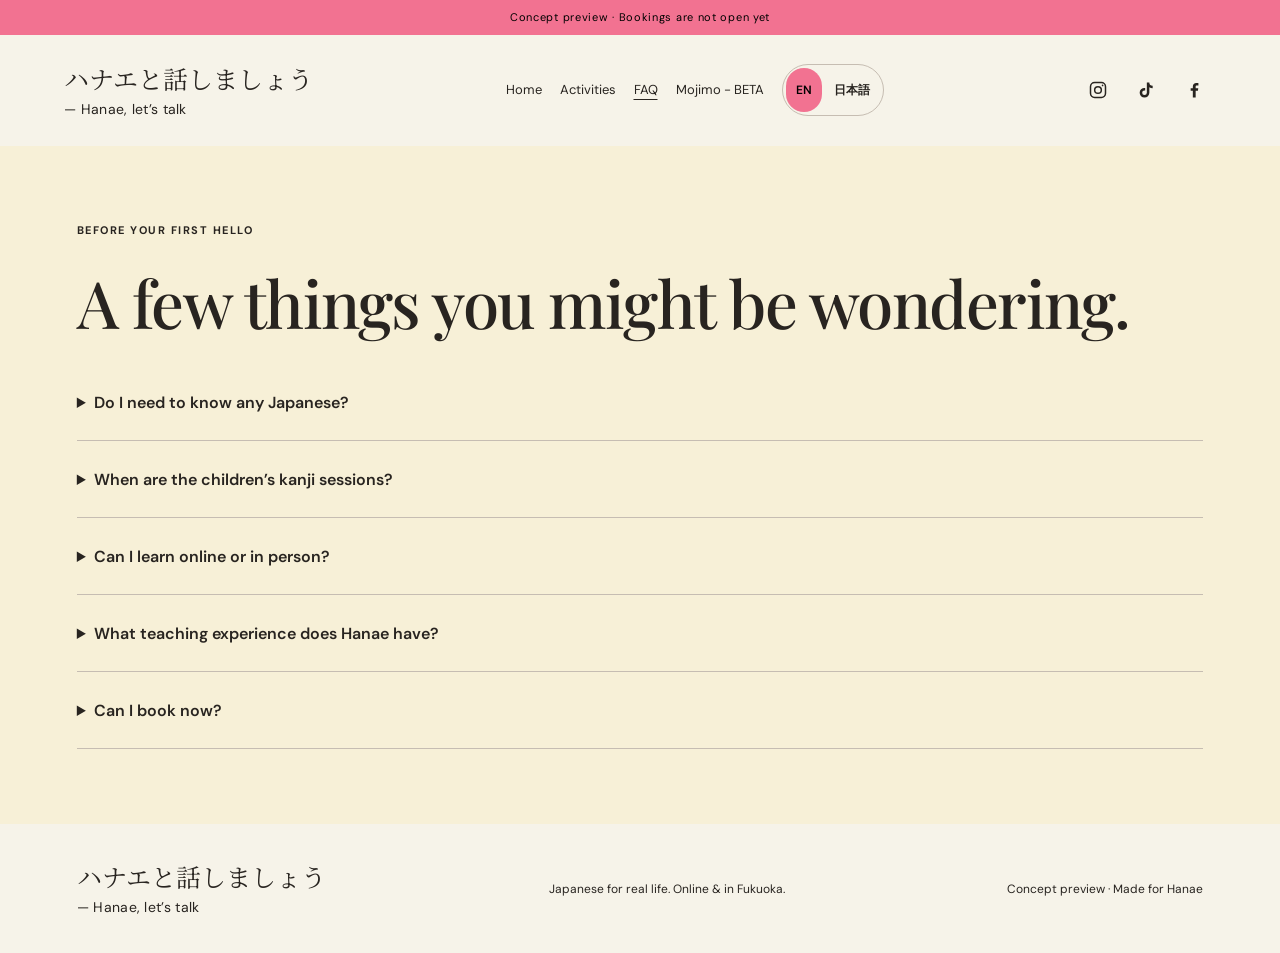
<file: short-preview/faq.html>
<!doctype html><html lang="en"><head><meta charset="UTF-8"><meta name="viewport" content="width=device-width,initial-scale=1"><meta name="description" content="Learn everyday Japanese online with Hanae. Start with a three-lesson trial for adult beginners, Monday to Friday."><title>ハナエと話しましょう — Hanae, let’s talk</title><link rel="stylesheet" href="style.css"><script async src="https://www.googletagmanager.com/gtag/js?id=G-5ZSMZ8SYY1"></script>
<script>
  window.dataLayer = window.dataLayer || [];
  function gtag() { dataLayer.push(arguments); }
  gtag('js', new Date());
  gtag('config', 'G-5ZSMZ8SYY1', {
    allow_google_signals: false,
    allow_ad_personalization_signals: false
  });
</script>
</head><body><a data-i18n="skip" href="#main" class="skip-link">Skip to content</a><div data-i18n="preview" class="preview">Concept preview · Bookings are not open yet</div><header id="top" class="compact-header"><a class="brand" href="index.html" aria-label="ハナエと話しましょう — Hanae, let’s talk"><span class="brand-ja" lang="ja">ハナエと話しましょう</span><span class="brand-en" lang="en">— Hanae, let’s talk</span></a><nav aria-label="Main navigation"><a href="index.html" data-i18n="newHome">Home</a><a href="activities.html" data-i18n="newActivities">Activities</a><a href="faq.html" data-i18n="newFaq" aria-current="page">FAQ</a><a href="mojimo.html">Mojimo - BETA</a><div class="language-switch" role="group" aria-label="Website language / 表示言語"><button data-lang="en" lang="en" aria-pressed="true">EN</button><button data-lang="ja" lang="ja" aria-pressed="false">日本語</button></div></nav><div class="header-social">
  <a href="https://www.instagram.com/hanaeletstalk/" target="_blank" rel="noopener noreferrer" aria-label="Instagram">
    <svg viewBox="0 0 24 24" fill="none" stroke="currentColor" stroke-width="1.8" aria-hidden="true" focusable="false"><rect x="3" y="3" width="18" height="18" rx="5"/><circle cx="12" cy="12" r="4"/><circle cx="17.5" cy="6.5" r="1" fill="currentColor" stroke="none"/></svg>
  </a>
  <a href="https://www.tiktok.com/@hanaeletstalk" target="_blank" rel="noopener noreferrer" aria-label="TikTok">
    <svg viewBox="0 0 24 24" fill="currentColor" aria-hidden="true" focusable="false"><path d="M16 3h-3v12.3a2.8 2.8 0 1 1-2.8-2.8h.8v-3h-.8a5.8 5.8 0 1 0 5.8 5.8V8.7a7.2 7.2 0 0 0 4 1.3V7a4 4 0 0 1-4-4Z"/></svg>
  </a>
  <a href="https://www.facebook.com/profile.php?id=61596670970860" target="_blank" rel="noopener noreferrer" aria-label="Facebook">
    <svg viewBox="0 0 24 24" fill="currentColor" aria-hidden="true" focusable="false"><path d="M14 21v-8h2.7l.4-3H14V8c0-.9.3-1.5 1.6-1.5h1.7V3.8c-.3 0-1.3-.1-2.5-.1-2.5 0-4.2 1.5-4.2 4.3v2H8v3h2.6v8H14Z"/></svg>
  </a>
</div></header><main id="main" tabindex="-1"><section class="section faq"><div data-i18n="faqEy" class="eyebrow">BEFORE YOUR FIRST HELLO</div><h1 data-i18n="faqTitle" >A few things you might be wondering.</h1><details><summary data-i18n="faqQ0" >Do I need to know any Japanese?</summary><p data-i18n="faqA0" >Beginner sessions start with simple, useful phrases. Tell Hanae where you’re starting during your introduction.</p></details><details><summary data-i18n="faqQ1" >When are the children’s kanji sessions?</summary><p data-i18n="faqA1" >The planned time window is 3–6 p.m. Japan time (JST / UTC+9). This is an availability window, not a three-hour lesson. Days, session lengths, ages, format and parent involvement will be confirmed before booking.</p></details><details><summary data-i18n="faqQ2" >Can I learn online or in person?</summary><p data-i18n="faqA2" >Online lessons and in-person practice in Fukuoka are part of the offer being developed. Locations and service-specific formats are to be agreed.</p></details><details><summary data-i18n="faqQ3" >What teaching experience does Hanae have?</summary><p data-i18n="faqA3" >Hanae informally helps friends learn Japanese and is studying toward a Japanese teaching qualification. She is preparing her first paid teaching offer.</p></details><details><summary data-i18n="faqQ4" >Can I book now?</summary><p data-i18n="faqA4" >This is a concept preview. Prices and start dates are not final. Introduction buttons demonstrate the flow without sending a message or booking.</p></details></section></main><footer><a class="brand" href="index.html" aria-label="ハナエと話しましょう — Hanae, let’s talk"><span class="brand-ja" lang="ja">ハナエと話しましょう</span><span class="brand-en" lang="en">— Hanae, let’s talk</span></a><p data-i18n="footerBody" >Japanese for real life. Online & in Fukuoka.</p><span data-i18n="footerNote" >Concept preview · Made for Hanae</span></footer><dialog id="booking"><button id="close" aria-label="Close / 閉じる">×</button><div data-i18n="bookingEy" class="eyebrow">A FIRST HELLO</div><h2 data-i18n="bookingTitle" >Meet Hanae.</h2><p data-i18n="bookingBody" >This is a preview of the introduction flow. No booking or message will be sent.</p><form id="intro"><label><span data-i18n="modeLabel">How would you like to meet?</span><select id="mode"><option value="Online" data-i18n="online">Online</option><option value="In Fukuoka" data-i18n="fukuoka">In Fukuoka</option></select></label><label><span data-i18n="goalLabel">What brings you here?</span><select id="goal"><option value="Beginner trial" data-i18n="goalTrial">Three-lesson beginner trial</option><option value="Everyday life in Japan" data-i18n="goal0">Everyday life in Japan</option><option value="Japanese as a parent" data-i18n="goal1">Japanese as a parent</option><option value="Kanji &amp; stories for my child" data-i18n="goal2">Kanji &amp; stories for my child</option><option value="A trip to Japan" data-i18n="goal3">A trip to Japan</option><option value="Anime &amp; fan conversations" data-i18n="goal4">Anime &amp; fan conversations</option><option value="Something else" data-i18n="goal5">Something else</option></select></label><p data-i18n="trialBooking" id="trial-booking-note" hidden>Three 30-minute online lessons, Monday to Friday. Exact times (JST) and price to be confirmed.</p><p data-i18n="kanjiBooking" id="kanji-booking-note" hidden>Children’s kanji: 3–6 p.m. Japan time. Days and session arrangements to be confirmed.</p><button type="submit"><span data-i18n="submit">Preview my introduction ↗</span></button></form><div id="result" hidden role="status"></div><small data-i18n="bookingNote" >Bookings will open after Hanae confirms the details and availability.</small></dialog><script src="app.js"></script></body></html>
</file>
<file: short-preview/style.css>
@import url('https://fonts.googleapis.com/css2?family=DM+Sans:wght@400;500;600;700&family=Noto+Serif+JP:wght@500&family=Playfair+Display:ital,wght@0,500;0,600;1,500&display=swap');
:root{--cream:#fffdf7;--ink:#2d2c26;--green:#4b432a;--lime:#f4df94;--line:#ddd5c0;--muted:#615d50}*{box-sizing:border-box}html{scroll-behavior:smooth;scroll-padding-top:30px}body{margin:0;background:var(--cream);color:var(--ink);font:16px/1.7 'DM Sans',sans-serif}a{color:inherit;text-decoration:none}button,select{font:inherit}button,a,select{-webkit-tap-highlight-color:transparent}button{cursor:pointer;border:0;background:var(--green);color:#fff;padding:15px 22px;border-radius:5px;font-weight:600;min-height:44px}button:hover{filter:brightness(1.08)}button:disabled{cursor:default;filter:none}button:focus-visible,a:focus-visible,select:focus-visible,summary:focus-visible,[tabindex]:focus-visible{outline:3px solid #8b5315;outline-offset:5px}.skip-link{position:fixed;top:8px;left:10px;background:var(--green);color:#fff;padding:12px 18px;z-index:100;transform:translateY(-150%)}.skip-link:focus{transform:none}.preview{text-align:center;font-size:11px;background:var(--green);color:var(--cream);padding:8px 12px;letter-spacing:.5px}header{max-width:1400px;margin:auto;padding:26px 5%;display:flex;align-items:center;justify-content:space-between;gap:24px}.brand{font-family:'Playfair Display',serif;font-size:39px;line-height:.9;letter-spacing:-2px;flex-shrink:0}.brand span{display:block;font:11px 'DM Sans',sans-serif;letter-spacing:1.7px;margin-top:9px}nav{display:flex;align-items:center;gap:18px;font-size:13px}nav>a{padding:10px 0}header a[aria-current=location]{color:var(--green);text-decoration:underline;text-underline-offset:7px;text-decoration-thickness:2px}.small{font-size:12px;padding:10px 15px}.language-switch{display:flex;gap:2px;border:1px solid #b5a67b;border-radius:30px;padding:3px;flex-shrink:0}.language-switch button{background:transparent;color:var(--ink);border-radius:24px;font-size:12px;padding:8px 10px}.language-switch button[aria-pressed=true]{background:var(--green);color:white}.menu-toggle,.mobile-menu{display:none}.mobile-menu[hidden],[hidden]{display:none!important}.hero{max-width:1400px;margin:auto;padding:35px 6% 65px;display:grid;grid-template-columns:1.15fr 1fr;gap:7%;align-items:center}.eyebrow{font-size:11px;font-weight:700;letter-spacing:1.5px}h1,h2,h3{font-family:'Playfair Display',serif;font-weight:500;line-height:1.15;letter-spacing:-1.5px}h1{font-size:clamp(44px,5.1vw,76px);margin:25px 0}h1 em{font-family:'Noto Serif JP',serif;font-style:normal;font-size:.87em}h2{font-size:clamp(36px,4vw,54px);margin:20px 0}h3{font-size:28px;letter-spacing:-.7px}p{margin:16px 0}.hero-panel>p{max-width:460px;color:var(--muted)}.hero-copy .lead{font-size:19px;color:var(--ink);line-height:1.6}.actions{display:flex;flex-wrap:wrap;align-items:center;gap:22px;margin:28px 0}.actions button{font-size:14px}.actions a{font-size:13px;border-bottom:1px solid #a08b51;padding:10px 0}.hero-foot{font-size:10px;letter-spacing:.7px;margin-top:32px}.portrait{height:540px;position:relative;border-radius:150px 150px 10px 10px;background:#c9c6b8}.portrait img{width:100%;height:100%;object-fit:cover;object-position:center 44%;border-radius:inherit}.photo-label{position:absolute;bottom:24px;left:26px;right:15px;color:white;font:24px/1.2 'Playfair Display',serif;text-shadow:0 2px 6px #000,0 0 16px #0009}.portrait:after{content:'';position:absolute;inset:65% 0 0;border-radius:0 0 10px 10px;background:linear-gradient(transparent,#0006);pointer-events:none}.photo-label{z-index:1}.portrait .hello{position:absolute;z-index:2;top:60%;right:12px;background:var(--lime);padding:12px 16px;transform:rotate(-3deg);font:17px 'Noto Serif JP',serif;box-shadow:0 5px 15px #302c2012}.hello small{display:block;font:11px 'DM Sans',sans-serif;margin-top:5px}.ribbon{text-align:center;background:var(--lime);padding:20px 5%;font-size:11px;letter-spacing:1.2px}.section{max-width:1400px;padding:75px 6%;margin:auto}.section-top{display:grid;grid-template-columns:1fr 1fr;gap:10%;align-items:center}.section-top>p{max-width:430px;color:var(--muted)}.service-grid{display:grid;grid-template-columns:1fr 1fr;gap:22px;margin-top:30px}.service-card{padding:30px;background:#f5f0df;border-radius:8px;display:flex;flex-direction:column;align-items:flex-start}.service-card>p{font-size:15px;color:var(--muted)}.service-card h3{font-size:32px;margin-bottom:10px}.service-meta{font-size:13px;font-weight:600;line-height:1.8;border-top:1px solid #d7cbac;padding-top:18px;margin:12px 0;width:100%}.service-card>button{font-size:13px;margin-top:auto}.service-facts{font-size:14px;margin:8px 0 20px;width:100%}.service-facts>div{display:grid;grid-template-columns:100px 1fr;gap:12px;margin-top:12px}.service-facts dt{font-weight:700}.service-facts dd{margin:0;color:var(--muted)}.session-details{width:100%;border-top:1px solid #d7cbac;padding:12px 0;margin-bottom:22px;font-size:14px}.session-details p{color:var(--muted)}summary{cursor:pointer;min-height:44px;align-content:center;font-weight:600}.session-details small{font-size:12px;color:var(--muted)}#service-kanji{border:1px solid #b49a56;background:#f6edcc}.family-note{font-size:13px;color:var(--muted);max-width:900px;margin-top:28px}.kanji-section{background:#f5f0df;border-top:1px solid var(--line)}.kanji-info{display:grid;grid-template-columns:1fr 1fr;gap:35px;margin:25px 0 40px}.kanji-info>div{padding:25px;background:var(--cream);border-radius:8px}.kanji-info p{font-size:14px;color:var(--muted)}.kanji-info h3{font-size:27px}.kanji-info small{font-size:12px}.kanji-game{display:grid;grid-template-columns:1fr 1fr;gap:35px;align-items:center;margin-bottom:35px}.kanji-game p{color:var(--muted)}.kanji-characters{display:flex;flex-wrap:wrap;gap:10px;margin-top:25px}.kanji-characters button{background:var(--cream);color:var(--ink);border:1px solid #ad9761;font-size:25px;min-width:60px}.kanji-characters button[aria-pressed=true]{background:var(--green);color:white}.kanji-challenge{padding:25px;background:var(--cream);border-radius:8px}#kanji-symbol{font:76px/1.3 'Noto Serif JP',serif;text-align:center}#kanji-feedback{font-size:14px}#kanji-next{font-size:13px}.practice{background:var(--green);color:var(--cream);padding:65px max(6%,calc((100vw - 1232px)/2));display:grid;grid-template-columns:1fr 1.2fr;gap:9%;align-items:center}.practice p{color:#e0e7dc;font-size:15px}.tabs{display:flex;flex-wrap:wrap;gap:8px;margin-top:25px}.tabs button{font-size:12px;padding:10px 14px;border:1px solid #c4b484;border-radius:30px}.tabs .active{background:var(--lime);color:var(--ink);border-color:var(--lime)}.phrase{background:var(--cream);color:var(--ink);padding:35px;border-radius:8px;box-shadow:9px 9px 0 #ffffff13}.phrase-label{font-size:11px;letter-spacing:1px}.phrase #japanese{font-family:'Noto Serif JP',serif;font-size:28px;color:var(--ink);line-height:1.8;margin-bottom:8px}.phrase #romaji{color:var(--muted)}.phrase button{background:transparent;color:var(--ink);padding:10px 0;border-bottom:1px solid #a08b51;font-size:13px}.phrase #translation{color:var(--ink)}.phrase-note{font-size:12px;border-top:1px solid var(--line);margin-top:25px;padding-top:18px;color:var(--muted)}.anime{background:#f5f0df;border-radius:14px;max-width:1232px;margin:60px auto}.anime-intro{display:grid;grid-template-columns:1fr 1fr;gap:8%;align-items:center;margin-top:20px}.anime h2{font-size:clamp(32px,3.6vw,50px)}.large{font-size:22px}.anime-note{background:var(--cream);padding:30px;border-radius:8px;border-top:5px solid #bd933b}.anime p{font-size:15px}.anime-practice{display:grid;grid-template-columns:1fr 1fr;gap:6%;margin-top:40px;border-top:1px solid #d5c8a5;padding-top:25px;align-items:center}.anime-practice .choice-row{display:grid;gap:8px;margin-top:25px}.choice-row button{background:var(--cream);color:var(--ink);border:1px solid #ad9761;text-align:left;font-size:14px}.choice-row button[aria-pressed=true]{background:var(--green);color:white}.favourite-badge{display:block;font-size:12px;margin-top:6px}.choice-row button[aria-pressed=true] .favourite-badge{color:var(--lime)}.order-output{background:var(--cream);padding:22px;border-radius:6px}.order-output p:first-child{font-family:'Noto Serif JP',serif;font-size:22px;color:var(--ink)}.order-output p{font-size:14px}.anime-bottom{display:flex;gap:30px;align-items:center;justify-content:space-between;margin-top:30px}.anime-bottom button{flex-shrink:0;font-size:13px}.anime-disclaimer{display:block;font-size:12px;line-height:1.8;color:var(--muted);border-top:1px solid #d5c8a5;margin-top:25px;padding-top:15px}.playground{padding-top:25px}.format-grid{display:grid;grid-template-columns:1fr 1fr;gap:25px;margin-top:35px}.format-grid article{background:#f5f0df;padding:30px;border-radius:8px}.format-grid p{font-size:15px}.format-grid small{display:block;font-size:12px;color:var(--muted);margin-top:15px}.quiz-top{display:flex;justify-content:space-between;font-size:12px}.quiz-options{display:grid;gap:10px}.quiz-options button{background:var(--cream);border:1px solid #ad9761;text-align:left;padding:14px;color:var(--ink);font-size:15px}.quiz-options button.correct{background:var(--lime);border-color:#8b7033}.quiz-options button.wrong{background:#f1d6c4;border-color:#a56039}#quiz-feedback{min-height:48px;font-size:14px}#quiz-next{font-size:13px}.about{display:grid;grid-template-columns:1fr 1fr;gap:10%;align-items:center}.about p{color:var(--muted)}.about .large{color:var(--ink)}.signature{font-family:'Noto Serif JP',serif;font-size:18px;display:block;margin-top:25px}.about-tags{display:flex;flex-wrap:wrap;gap:8px;margin-top:25px}.about-tags span{font-size:12px;background:#f1e7c6;padding:7px 12px;border-radius:30px}.faq details{border-bottom:1px solid var(--line);padding:16px 0}.faq details p{max-width:800px;color:var(--muted)}.final-cta{text-align:center;background:var(--lime);padding:70px 24px}.final-cta h2{font-size:64px}.final-cta p{max-width:520px;margin:0 auto 25px}.final-cta small{display:block;font-size:12px;margin-top:18px}footer{display:flex;align-items:center;justify-content:space-between;padding:35px 6%;gap:20px}footer p,footer>span{font-size:12px}.back-top{position:fixed;bottom:18px;right:18px;z-index:25;background:var(--green);color:#fff;padding:11px 16px;border-radius:30px;font-size:12px;box-shadow:0 3px 15px #0002;min-height:44px}.back-top[hidden]{display:none}dialog{border:0;border-radius:10px;padding:36px;max-width:490px;width:calc(100% - 32px);max-height:90dvh;overflow:auto;background:var(--cream);color:var(--ink)}dialog::backdrop{background:#2d2c26aa}dialog h2{font-size:38px}dialog p{font-size:14px}dialog small{display:block;font-size:12px;margin-top:22px}#close{position:absolute;right:10px;top:6px;padding:2px 12px;background:transparent;color:var(--ink);font-size:28px}label{display:block;font-size:14px;margin:20px 0}select{display:block;width:100%;padding:13px;margin-top:8px;background:white;border:1px solid #ad9761;border-radius:4px;font-size:16px;color:var(--ink)}#result,#kanji-booking-note{padding:18px;background:#f6edcc;border-radius:5px;margin-top:18px;font-size:14px}html[lang=ja] body{font-family:'DM Sans','Hiragino Kaku Gothic ProN','Yu Gothic',sans-serif}html[lang=ja] h1,html[lang=ja] h2,html[lang=ja] h3{font-family:'Noto Serif JP',serif;letter-spacing:0;line-height:1.55}html[lang=ja] h1{font-size:clamp(38px,4.2vw,58px)}html[lang=ja] h2{font-size:clamp(28px,3.4vw,44px)}html[lang=ja] h3{font-size:25px}html[lang=ja] .eyebrow{letter-spacing:1px}
@media(max-width:1050px){nav>a,nav>.small{display:none}.menu-toggle{display:flex;align-items:center;gap:7px;padding:8px 10px;min-height:44px;background:transparent;color:var(--ink);border:1px solid #ad9761;font-size:12px;order:2}.menu-toggle[aria-expanded=true]{background:var(--green);color:white}header{position:sticky;top:0;z-index:30;background:var(--cream);padding:16px 5%;flex-wrap:wrap;border-bottom:1px solid var(--line)}header>nav{margin-left:auto;gap:8px}header .mobile-menu{display:grid;width:100%;gap:0;flex-basis:100%;margin:10px 0 0;padding-top:8px;border-top:1px solid var(--line)}header .mobile-menu a{display:block;padding:12px 10px;min-height:48px;font-size:15px;border-bottom:1px solid var(--line)}header .mobile-menu a:last-child{border-bottom:0}html{scroll-padding-top:110px}.brand{font-size:33px}.language-switch button{padding:7px 9px}}
@media(min-width:1051px){.mobile-menu{display:none!important}}
@media(max-width:760px){.hero{grid-template-columns:1fr;padding-top:25px;gap:30px;padding-bottom:45px}h1{font-size:clamp(34px,10.2vw,48px);letter-spacing:-1.5px;line-height:1.18}h1 em{white-space:nowrap}.hero-copy .lead{font-size:18px}.hero-foot{font-size:10px;line-height:1.8}.portrait{height:440px;max-width:450px;width:95%;margin:0 auto}.portrait .hello{top:60%;right:10px;font-size:16px;padding:11px 14px}.photo-label{font-size:23px;left:22px}.ribbon{font-size:10px;line-height:2}.section{padding:55px 6%}.section-top,.about,.practice,.anime-intro,.anime-practice,.service-grid,.format-grid,.kanji-info,.kanji-game{grid-template-columns:1fr;gap:24px}.section-top>p{margin-top:0}.service-grid{margin-top:20px}.service-card{padding:24px}.service-card h3{font-size:30px}.service-facts>div{grid-template-columns:85px 1fr;gap:10px}.practice{padding:55px 6%}.phrase{padding:25px}.phrase #japanese{font-size:23px;overflow-wrap:anywhere}.anime{border-radius:0;margin:30px auto}.anime-note{padding:24px}.anime-bottom{display:block}.anime-bottom button{width:100%;margin-top:12px}.format-grid article{padding:24px}.kanji-info>div,.kanji-challenge{padding:22px}.kanji-info{margin:20px 0 30px}.kanji-game{margin-bottom:28px}.final-cta h2{font-size:50px}footer{flex-wrap:wrap;padding-bottom:80px}footer>span{width:100%}dialog{padding:30px 24px}html[lang=ja] .hero h1{font-size:38px}html[lang=ja] .final-cta h2{font-size:36px}}
@media(max-width:380px){header{gap:10px}.brand{font-size:29px}.language-switch button{padding:7px 8px}.menu-toggle{padding:8px;font-size:11px}.portrait{height:390px}.photo-label{font-size:21px}.portrait .hello{font-size:15px}.back-top{bottom:12px;right:10px}}
@media(prefers-reduced-motion:no-preference){.scroll-reveal{transition:opacity .55s ease,transform .55s cubic-bezier(.2,.7,.2,1)}.scroll-reveal.reveal-pending{opacity:0;transform:translateY(18px)}.scroll-reveal:focus-within{opacity:1;transform:none}button,a{transition:background-color .18s ease,color .18s ease,box-shadow .18s ease}.service-card:hover{box-shadow:0 10px 28px #2d2c2610}}
@media(prefers-reduced-motion:reduce){html{scroll-behavior:auto}.scroll-reveal,.scroll-reveal.reveal-pending{opacity:1;transform:none;transition:none!important}}

.audio-player{margin:14px 0 18px}.audio-actions{display:flex;flex-wrap:wrap;align-items:center;gap:8px}.audio-player .listen-button{display:inline-flex;align-items:center;gap:8px;background:var(--green);color:white;padding:10px 14px;border:1px solid var(--green);border-radius:6px;font-size:13px;min-height:44px}.audio-player .listen-button.is-playing{background:#f4df94;color:var(--ink)}.audio-player .slow-button{background:transparent;color:var(--ink);border:1px solid #ad9761;border-radius:25px;font-size:12px;padding:8px 14px;min-height:44px}.audio-player .slow-button[aria-pressed=true]{background:var(--lime);border-color:#8b7033}.audio-player .audio-status{font-size:12px;color:var(--muted);margin:8px 0 0;line-height:1.6}.audio-status:empty{display:none}.phrase .audio-note{font-size:12px;line-height:1.7;color:var(--muted);border-bottom:1px solid var(--line);padding-bottom:15px;margin:0 0 20px}.kanji-challenge .audio-player{margin:10px 0 16px}.audio-actions button:focus-visible{outline:3px solid #8b5315;outline-offset:4px}@media(max-width:480px){.audio-player .listen-button{font-size:12px;padding:10px 12px}.audio-player .slow-button{font-size:12px}.audio-actions{gap:7px}}

/* Greeting at the upper-right edge; kept small and outside the face area. */
.portrait .hello{top:-14px;bottom:auto;right:-6px;margin:0;transform:rotate(5deg);font-size:17px;padding:12px 16px}@media(max-width:760px){.hero{row-gap:48px}.portrait .hello{top:-18px;right:-4px;font-size:15px;padding:11px 14px}.portrait .hello small{font-size:11px}}@media(max-width:380px){.portrait .hello{font-size:14px;padding:10px 12px}}


/* Editorial yellow palette: warm ivory, restrained gold and charcoal. */
:root{--gold:#e1b649;--gold-deep:#987118;--paper:#fffdf7;--warm:#f7f2e3;--butter:#f5ebc8}body{background:var(--paper)}header{background:var(--paper)}.preview{background:#343329;color:#fffdf2;letter-spacing:.7px}.hero{background:var(--paper)}.ribbon{background:#f1dfaa;color:var(--ink);border-top:1px solid #deca92;border-bottom:1px solid #deca92}.portrait .hello{background:#f3da83;color:var(--ink);box-shadow:0 6px 22px #302c2014}.services{background:var(--warm);border-top:1px solid var(--line)}#services .service-card,#services #service-kanji{background:var(--paper);border:1px solid #ddd4bc;border-top:3px solid #d7b459;border-radius:8px;box-shadow:0 4px 15px #302c2005}.service-meta{color:#5e512f}.service-card .eyebrow{color:#6d561e}.kanji-section{background:var(--butter)}.kanji-info>div,.kanji-challenge{background:var(--paper);border:1px solid #dfd2a7}.practice{background:#343329;color:#fffdf2}.practice>div>p{color:#eee7d2}.practice .eyebrow{color:#efda94}.practice .tabs button{border-color:#b7a77e;background:transparent;color:#fffdf2}.practice .tabs button.active{background:#f2d77f;color:var(--ink);border-color:#f2d77f}.phrase{background:var(--paper);box-shadow:8px 8px 0 #f2d77f14;border:1px solid #e7ddc3}.phrase p,.phrase .audio-note,.phrase .audio-status{color:var(--muted)}.phrase #japanese{color:var(--ink)}#anime{background:#f7f3e7;border-radius:0;max-width:1400px;margin:0 auto;border-top:1px solid var(--line)}.anime-note,#anime .order-output{background:var(--paper);border:1px solid #ddd4bc}.anime-note{border-top:3px solid #d7b459}.playground{background:var(--paper)}.format-grid article{background:#f7f2e3;border:1px solid #e0d6bc}.about{background:#efe9d8;border-top:1px solid #ddd4bc}.about-tags span{background:var(--paper);border:1px solid #d9cfb3}.faq{background:var(--paper)}.final-cta{background:#f3df9e;color:var(--ink);border-top:1px solid #dcc382}footer{background:var(--paper)}
button,.audio-player .listen-button{background:var(--gold);color:#29271f;border:1px solid #c79b32}.language-switch button{background:transparent;color:var(--ink);border:0}.language-switch button[aria-pressed=true]{background:#343329;color:#fffdf2}.menu-toggle{background:transparent;color:var(--ink);border-color:#b5a67b}.menu-toggle[aria-expanded=true]{background:#343329;color:#fffdf2}.kanji-characters button{background:var(--paper);color:var(--ink)}.kanji-characters button[aria-pressed=true],.choice-row button[aria-pressed=true]{background:#343329;color:#fffdf2;border-color:#343329}.choice-row button[aria-pressed=true] .favourite-badge{color:#f3da83}.audio-player .listen-button.is-playing{background:#343329;color:#fffdf2;border-color:#343329}.audio-player .slow-button{background:transparent;color:var(--ink);border-color:#ad9761}.audio-player .slow-button[aria-pressed=true]{background:#f3df9e;border-color:#ad9761}.phrase #reveal{background:transparent;color:var(--ink);border:0;border-bottom:1px solid #a08b51;border-radius:0}.quiz-options button{background:var(--paper);color:var(--ink);border-color:#b8aa81}.quiz-options button.correct{background:#f3df9e;border-color:#9a7b32}.quiz-options button.wrong{background:#f3d8c9;border-color:#a06442}.back-top{background:#343329;color:#fffdf2;border:1px solid #343329}header a[aria-current=location]{color:#725315}.service-card:hover{box-shadow:0 9px 25px #302c2010}#result,#kanji-booking-note{background:#f6edcc}
@media(max-width:1050px){header{background:var(--paper)}header .mobile-menu{background:var(--paper)}}

.voice-settings{border-bottom:1px solid var(--line);margin:0 0 18px;padding-bottom:14px}.voice-settings summary{font-size:13px}.voice-settings p{font-size:12px!important}.voice-settings #voice-preview{background:#e1b649;color:#29271f;border:1px solid #c79b32;border-radius:5px;padding:10px 14px;font-size:13px}
/* Original Hanae palette: cream, forest green and soft lime. */
:root{--cream:#f6f3e9;--paper:#f6f3e9;--ink:#243a30;--green:#234e3d;--lime:#dce8a0;--line:#c8d0bf;--muted:#4e6054;--gold:#234e3d;--gold-deep:#456d35;--warm:#e8eddf;--butter:#e2eacb}body,header,.hero,footer,.faq,.playground{background:var(--cream);color:var(--ink)}.preview{background:var(--green);color:var(--cream)}.ribbon{background:var(--lime);color:var(--ink);border-color:#bbc7a6}.portrait .hello{background:var(--lime);color:var(--ink)}.services,.kanji-section,#anime,.about{background:#e8eddf;border-color:var(--line)}#services .service-card,#services #service-kanji{background:var(--cream);border:1px solid var(--line);border-top:3px solid #8eaa62;box-shadow:none}.service-meta{color:var(--muted)}.service-card .eyebrow{color:var(--ink)}.kanji-info>div,.kanji-challenge,.anime-note,#anime .order-output,.phrase{background:var(--cream);border-color:var(--line)}.anime-note{border-top-color:#8eaa62}.format-grid article{background:#e8eddf;border-color:var(--line)}.about-tags span{background:var(--cream);border-color:var(--line)}.practice{background:var(--green);color:var(--cream)}.practice>div>p{color:#e0e7dc}.practice .eyebrow{color:var(--lime)}.practice .tabs button{background:transparent;color:var(--cream);border-color:#a3b79d}.practice .tabs button.active{background:var(--lime);color:var(--ink);border-color:var(--lime)}.final-cta{background:var(--lime);color:var(--ink);border-color:var(--line)}button,.audio-player .listen-button{background:var(--green);color:white;border-color:var(--green)}.language-switch{border-color:#94a78e}.language-switch button{background:transparent;color:var(--ink);border:0}.language-switch button[aria-pressed=true],.menu-toggle[aria-expanded=true]{background:var(--green);color:white}.menu-toggle{background:transparent;color:var(--ink);border-color:#94a78e}.kanji-characters button{background:var(--cream);color:var(--ink);border-color:#839b74}.kanji-characters button[aria-pressed=true],.choice-row button[aria-pressed=true]{background:var(--green);color:white;border-color:var(--green)}.choice-row button[aria-pressed=true] .favourite-badge{color:var(--lime)}.audio-player .listen-button.is-playing{background:var(--lime);color:var(--ink);border-color:#839b74}.audio-player .slow-button{background:transparent;color:var(--ink);border-color:#839b74}.audio-player .slow-button[aria-pressed=true]{background:var(--lime);border-color:#456d35}.phrase #reveal{background:transparent;color:var(--ink);border-bottom-color:#829574}.quiz-options button{background:var(--cream);color:var(--ink);border-color:#839b74}.quiz-options button.correct{background:var(--lime);border-color:#456d35}.quiz-options button.wrong{background:#f1d6c4;border-color:#a56039}.back-top{background:var(--green);color:white;border-color:var(--green)}header a[aria-current=location]{color:var(--green)}#result,#kanji-booking-note{background:#e2eacb}.service-card:hover{box-shadow:0 9px 25px #243a3010}@media(max-width:1050px){header,header .mobile-menu{background:var(--cream)}}

.actions .trial-link{background:var(--green);color:#fff;border:0;border-radius:5px;font-size:14px;font-weight:600;padding:15px 22px;min-height:44px;text-decoration:none}
.actions .trial-link:hover{filter:brightness(1.08)}

#service-everyday > button{margin:12px 0 18px}

.hero-panel{background:var(--lime);border-radius:8px;padding:clamp(18px,3vw,36px)}
.hero-panel .actions{margin-bottom:0}

/* Wada gallery theme 17: Naples Yellow and Rose. */
:root{--cream:#f6f3e9;--paper:#f6f3e9;--ink:#282420;--muted:#504943;--green:#F27291;--lime:#FBE6A0;--on-accent:#000;--on-panel:#000;--line:#c6bdb2;--warm:color-mix(in srgb,var(--lime) 25%,var(--cream));--butter:var(--warm);--gold:var(--green)}
.hero-panel,.portrait .hello,.ribbon,.final-cta{background:var(--lime);color:var(--on-panel)}
.hero-panel>p,.hero-panel .lead,.hero-panel .eyebrow,.hero-panel h1 em,.final-cta p,.final-cta .eyebrow{color:inherit}
.services,.kanji-section,#anime,.about,.format-grid article,#result,#kanji-booking-note,#trial-booking-note{background:var(--warm)}
#services .service-card,#services #service-kanji,.anime-note{border-top-color:var(--green)}
.preview,.practice,.practice>div>p,.practice .eyebrow,.practice .tabs button{color:var(--on-accent)}
.practice .tabs button{border-color:currentColor}
.practice .tabs button.active,.audio-player .listen-button.is-playing,.audio-player .slow-button[aria-pressed=true],.quiz-options button.correct{background:var(--lime);color:var(--on-panel);border-color:var(--lime)}
button,.audio-player .listen-button,.language-switch button[aria-pressed=true],.menu-toggle[aria-expanded=true],.kanji-characters button[aria-pressed=true],.choice-row button[aria-pressed=true],.actions .trial-link,.back-top{color:var(--on-accent)}
.choice-row button[aria-pressed=true] .favourite-badge{color:inherit}
header a[aria-current=location]{color:var(--ink);text-decoration:underline}
.language-switch,.menu-toggle,.kanji-characters button,.choice-row button,.quiz-options button,.audio-player .slow-button{border-color:var(--line)}
.back-top,.actions .trial-link,button[data-meet]{box-shadow:inset 0 0 0 1px #0003}

/* Bilingual wordmark in the header and footer. */
.brand{display:block;flex-shrink:1;min-width:0;letter-spacing:0;line-height:1.2}
.brand .brand-ja{font-family:'Noto Serif JP',serif;font-size:25px;line-height:1.4;letter-spacing:0;margin:0;white-space:nowrap}
.brand .brand-en{font-family:'DM Sans',sans-serif;font-size:14px;line-height:1.5;letter-spacing:.3px;margin:3px 0 0}
@media(max-width:1050px){
  header>.brand{flex-basis:100%}
  header>nav{margin-left:auto}
  .brand .brand-ja{font-size:23px}
  html{scroll-padding-top:175px}
}
@media(max-width:360px){
  .brand .brand-ja{font-size:21px}
}

.header-social {
  display: flex;
  gap: 4px;
  flex-shrink: 0;
}

.header-social a {
  display: grid;
  place-items: center;
  width: 44px;
  height: 44px;
  border-radius: 50%;
  color: var(--ink);
}

.header-social a:hover {
  background: var(--warm);
}

.header-social svg {
  width: 20px;
  height: 20px;
}

@media (max-width: 1050px) {
  header > nav {
    flex-wrap: wrap;
    justify-content: flex-end;
  }
}

.compact-header {display:flex; flex-wrap:wrap; align-items:center; gap:12px 24px}
.compact-header > nav {display:flex; flex-wrap:wrap; align-items:center; gap:8px 18px}
.compact-header nav > a {display:inline-flex; align-items:center; min-height:44px}
.compact-header nav > a[aria-current="page"] {text-decoration:underline; text-underline-offset:5px}
.compact-header .brand {flex-basis:auto}
.compact-intro,.faq {background:var(--warm)}
.hero .hero-panel details {margin-top:1rem}
.hero .hero-panel summary {cursor:pointer; font-weight:700}
.hero .hero-meta {font-size:.88rem}
@media(max-width:600px){
 .compact-header > nav {width:100%; margin:0; justify-content:flex-start; gap:2px 12px}
 .compact-header .language-switch {margin-left:auto}
 .compact-header nav > a {font-size:.85rem}
 .hero .hero-panel {padding:20px}
}
</file>
